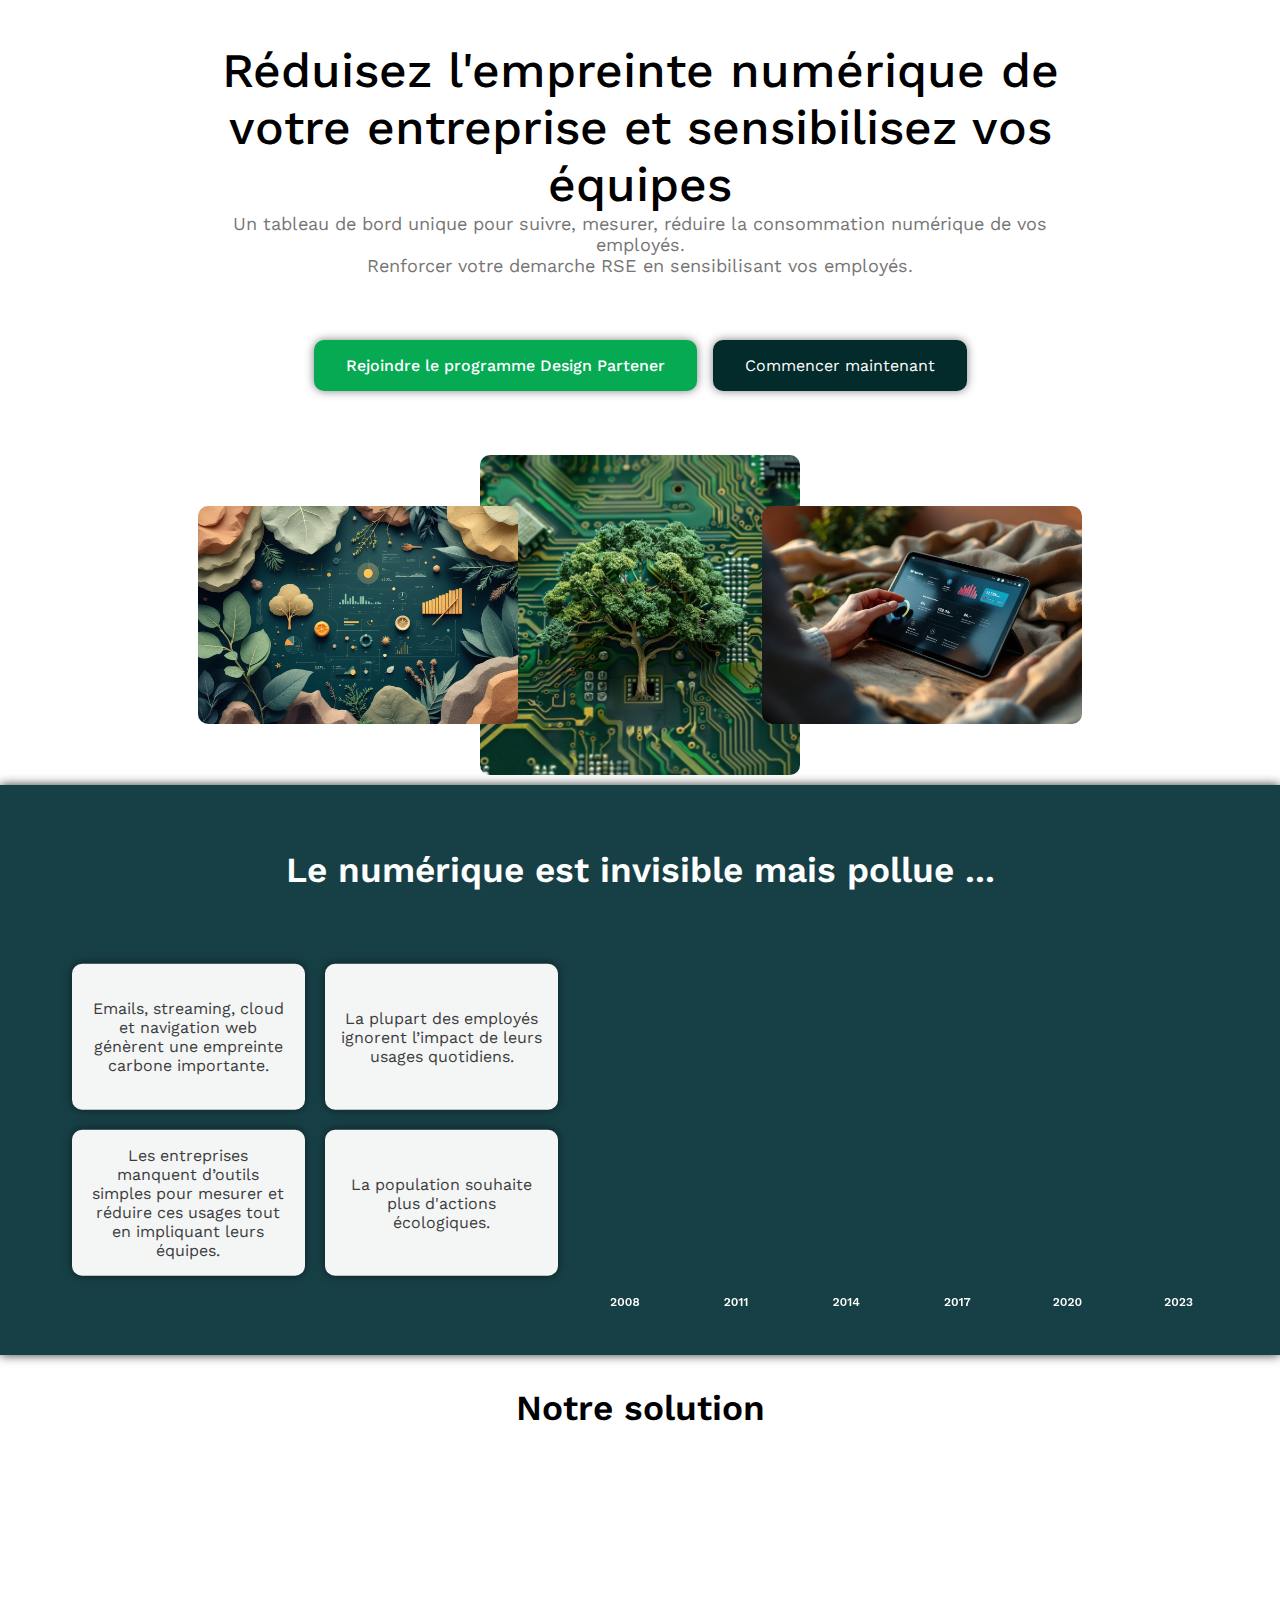
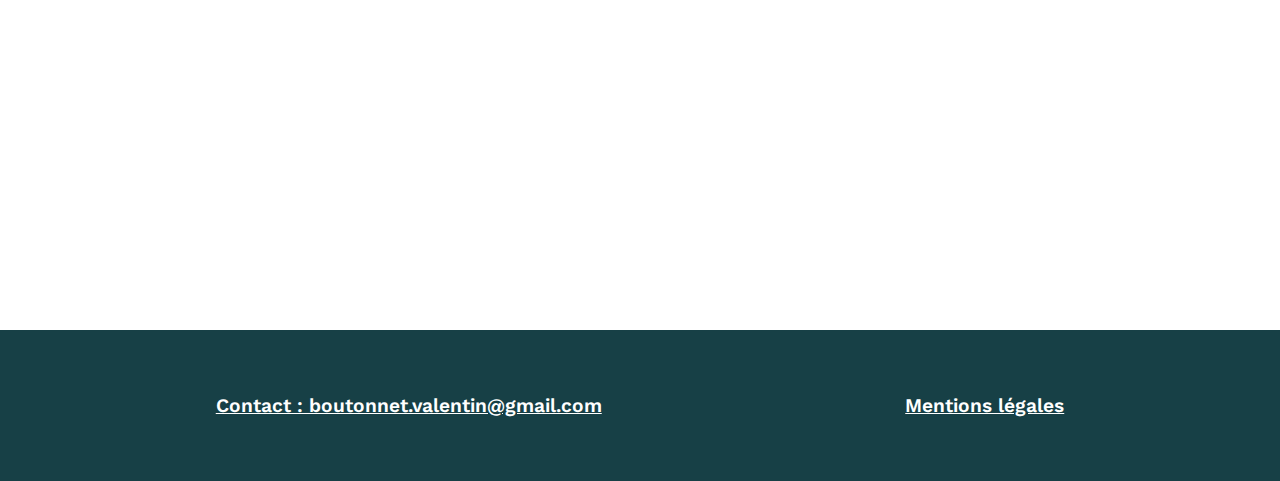
<file: index.html>
<html lang="fr">
<head>
    <meta charset="UTF-8">
    <meta name="viewport" content="width=device-width, initial-scale=1">
    <title>Reboot The Planet</title>


  <script type="module" crossorigin src="/assets/main-efYG8hJx.js"></script>
  <link rel="modulepreload" crossorigin href="/assets/styles-DX1C9CZR.js">
  <link rel="stylesheet" crossorigin href="/assets/styles-BkppGE8m.css">
</head>
<body>

<div class="header">
    <p class="title">Réduisez l'empreinte numérique de votre entreprise et sensibilisez vos équipes</p>
    <p class="subtitle">
        Un tableau de bord unique pour suivre, mesurer, réduire la consommation numérique de vos employés.
        <br>
        Renforcer votre demarche RSE en sensibilisant vos employés.
    </p>
    <div class="cta">
        <a class="design_partener" href="#">Rejoindre le programme Design Partener</a>
        <a class="queue" href="#">Commencer maintenant</a>
    </div>

    <div class="illustration">
        <img src="/assets/header1-BKTpuxuV.avif">
        <img src="/assets/header3-C43wUiJ9.jpeg">
        <img src="/assets/header2-BOLiRCPi.avif">
    </div>

</div>

<div class="problem">
    <p class="title">Le numérique est invisible mais pollue ...</p>
    <div class="content">
        <div class="boxes">
            <div class="box">
                <p>Emails, streaming, cloud et navigation web génèrent une empreinte carbone importante.</p>
            </div>
            <div class="box">
                <p>La plupart des employés ignorent l’impact de leurs usages quotidiens.</p>
            </div>
            <div class="box">
                <p>Les entreprises manquent d’outils simples pour mesurer et réduire ces usages tout en impliquant leurs équipes.</p>
            </div>
            <div class="box">
                <p>La population souhaite plus d'actions écologiques.</p>
            </div>
        </div>
        <svg width="650" height="400" viewBox="0 0 650 400" fill="none" xmlns="http://www.w3.org/2000/svg">
            <path d="M68.4375 294.26C68.4375 294.26 90.5625 292.992 105.312 290.456C120.062 287.92 127.438 285.891 142.188 281.58C156.938 277.269 164.312 273.617 179.062 268.9C193.812 264.183 201.188 262.357 215.938 257.995C230.688 253.633 238.062 251.047 252.812 247.09C267.562 243.134 274.938 241.942 289.688 238.214C304.438 234.486 311.812 232.483 326.562 228.451C341.312 224.419 348.688 222.364 363.438 218.053C378.188 213.742 385.562 211.536 400.312 206.895C415.062 202.254 422.438 199.87 437.188 194.849C451.938 189.828 459.312 187.19 474.062 181.788C488.812 176.387 496.188 173.648 510.938 167.84C525.688 162.033 533.062 159.015 547.812 152.751C562.562 146.487 569.938 143.267 584.688 136.521C599.438 129.775 621.562 119.022 621.562 119.022" stroke="#0E8612" stroke-width="2" stroke-linecap="round" stroke-linejoin="round"/>
            <path d="M68.4375 294.26C68.4375 294.26 90.5625 292.992 105.312 290.456C120.062 287.92 127.438 285.891 142.188 281.58C156.938 277.269 164.312 273.617 179.062 268.9C193.812 264.183 201.188 262.357 215.938 257.995C230.688 253.633 238.062 251.047 252.812 247.09C267.562 243.134 274.938 241.942 289.688 238.214C304.438 234.486 311.812 232.483 326.562 228.451C341.312 224.419 348.688 222.364 363.438 218.053C378.188 213.742 385.562 211.536 400.312 206.895C415.062 202.254 422.438 199.87 437.188 194.849C451.938 189.828 459.312 187.19 474.062 181.788C488.812 176.387 496.188 173.648 510.938 167.84C525.688 162.033 533.062 159.015 547.812 152.751C562.562 146.487 569.938 143.267 584.688 136.521C599.438 129.775 621.562 119.022 621.562 119.022" stroke="#C0C0C0" stroke-opacity="0.01" stroke-width="22" stroke-linecap="round" stroke-linejoin="round"/>
            <path d="M68.4375 285.384C68.4375 285.384 90.5625 282.848 105.312 281.58C120.062 280.312 127.438 280.312 142.188 279.044C156.938 277.776 164.312 276.762 179.062 275.24C193.812 273.718 201.188 272.958 215.938 271.436C230.688 269.914 238.062 269.154 252.812 267.632C267.562 266.11 274.938 265.35 289.688 263.828C304.438 262.306 311.812 261.546 326.562 260.024C341.312 258.502 348.688 257.615 363.438 256.22C378.188 254.825 385.562 254.064 400.312 253.05C415.062 252.036 422.438 251.655 437.188 251.148C451.938 250.641 459.312 250.514 474.062 250.514C488.812 250.514 496.188 322.156 510.938 322.156C525.688 322.156 533.062 312.519 547.812 300.6C562.562 288.681 569.938 273.972 584.688 262.56C599.438 251.148 621.562 243.54 621.562 243.54" stroke="white" stroke-width="2" stroke-linecap="round" stroke-linejoin="round"/>
            <path d="M68.4375 285.384C68.4375 285.384 90.5625 282.848 105.312 281.58C120.062 280.312 127.438 280.312 142.188 279.044C156.938 277.776 164.312 276.762 179.062 275.24C193.812 273.718 201.188 272.958 215.938 271.436C230.688 269.914 238.062 269.154 252.812 267.632C267.562 266.11 274.938 265.35 289.688 263.828C304.438 262.306 311.812 261.546 326.562 260.024C341.312 258.502 348.688 257.615 363.438 256.22C378.188 254.825 385.562 254.064 400.312 253.05C415.062 252.036 422.438 251.655 437.188 251.148C451.938 250.641 459.312 250.514 474.062 250.514C488.812 250.514 496.188 322.156 510.938 322.156C525.688 322.156 533.062 312.519 547.812 300.6C562.562 288.681 569.938 273.972 584.688 262.56C599.438 251.148 621.562 243.54 621.562 243.54" stroke="#C0C0C0" stroke-opacity="0.01" stroke-width="22" stroke-linecap="round" stroke-linejoin="round"/>
            <path d="M52.8054 383V381.884C53.5254 381.396 54.1334 380.956 54.6294 380.564C55.1334 380.164 55.5374 379.796 55.8414 379.46C56.1534 379.116 56.3774 378.792 56.5134 378.488C56.6574 378.184 56.7294 377.88 56.7294 377.576C56.7294 377.208 56.6174 376.908 56.3934 376.676C56.1694 376.436 55.8534 376.316 55.4454 376.316C54.9974 376.316 54.6454 376.468 54.3894 376.772C54.1414 377.076 54.0054 377.508 53.9814 378.068L52.5534 377.528C52.5934 376.984 52.7374 376.524 52.9854 376.148C53.2414 375.764 53.5854 375.472 54.0174 375.272C54.4574 375.064 54.9614 374.96 55.5294 374.96C56.0174 374.96 56.4374 375.028 56.7894 375.164C57.1494 375.3 57.4454 375.488 57.6774 375.728C57.9174 375.96 58.0974 376.228 58.2174 376.532C58.3374 376.836 58.3974 377.152 58.3974 377.48C58.3974 377.992 58.2694 378.476 58.0134 378.932C57.7654 379.388 57.3814 379.84 56.8614 380.288C56.3414 380.736 55.6814 381.208 54.8814 381.704V381.716C55.0014 381.708 55.1454 381.7 55.3134 381.692C55.4894 381.684 55.6694 381.68 55.8534 381.68C56.0374 381.672 56.1974 381.668 56.3334 381.668H58.5174V383H52.8054ZM62.9312 383.12C61.9152 383.12 61.1312 382.776 60.5792 382.088C60.0352 381.4 59.7632 380.384 59.7632 379.04C59.7632 377.696 60.0352 376.68 60.5792 375.992C61.1312 375.304 61.9152 374.96 62.9312 374.96C63.9472 374.96 64.7272 375.304 65.2712 375.992C65.8232 376.68 66.0992 377.696 66.0992 379.04C66.0992 380.384 65.8232 381.4 65.2712 382.088C64.7272 382.776 63.9472 383.12 62.9312 383.12ZM62.9312 381.788C63.2752 381.788 63.5552 381.692 63.7712 381.5C63.9952 381.3 64.1632 381 64.2752 380.6C64.3872 380.192 64.4432 379.672 64.4432 379.04C64.4432 378.408 64.3872 377.892 64.2752 377.492C64.1632 377.084 63.9952 376.784 63.7712 376.592C63.5552 376.392 63.2752 376.292 62.9312 376.292C62.5872 376.292 62.3032 376.392 62.0792 376.592C61.8552 376.784 61.6872 377.084 61.5752 377.492C61.4712 377.892 61.4192 378.408 61.4192 379.04C61.4192 379.672 61.4712 380.192 61.5752 380.6C61.6872 381 61.8552 381.3 62.0792 381.5C62.3032 381.692 62.5872 381.788 62.9312 381.788ZM70.5601 383.12C69.5441 383.12 68.7601 382.776 68.2081 382.088C67.6641 381.4 67.3921 380.384 67.3921 379.04C67.3921 377.696 67.6641 376.68 68.2081 375.992C68.7601 375.304 69.5441 374.96 70.5601 374.96C71.5761 374.96 72.3561 375.304 72.9001 375.992C73.4521 376.68 73.7281 377.696 73.7281 379.04C73.7281 380.384 73.4521 381.4 72.9001 382.088C72.3561 382.776 71.5761 383.12 70.5601 383.12ZM70.5601 381.788C70.9041 381.788 71.1841 381.692 71.4001 381.5C71.6241 381.3 71.7921 381 71.9041 380.6C72.0161 380.192 72.0721 379.672 72.0721 379.04C72.0721 378.408 72.0161 377.892 71.9041 377.492C71.7921 377.084 71.6241 376.784 71.4001 376.592C71.1841 376.392 70.9041 376.292 70.5601 376.292C70.2161 376.292 69.9321 376.392 69.7081 376.592C69.4841 376.784 69.3161 377.084 69.2041 377.492C69.1001 377.892 69.0481 378.408 69.0481 379.04C69.0481 379.672 69.1001 380.192 69.2041 380.6C69.3161 381 69.4841 381.3 69.7081 381.5C69.9321 381.692 70.2161 381.788 70.5601 381.788ZM78.105 374.984C78.673 374.984 79.165 375.072 79.581 375.248C80.005 375.416 80.329 375.66 80.553 375.98C80.785 376.292 80.901 376.672 80.901 377.12C80.901 377.536 80.797 377.896 80.589 378.2C80.389 378.504 80.097 378.736 79.713 378.896V378.908C80.177 379.076 80.541 379.32 80.805 379.64C81.069 379.96 81.201 380.364 81.201 380.852C81.201 381.316 81.073 381.716 80.817 382.052C80.569 382.388 80.213 382.652 79.749 382.844C79.293 383.028 78.745 383.12 78.105 383.12C77.473 383.12 76.925 383.028 76.461 382.844C76.005 382.652 75.649 382.388 75.393 382.052C75.145 381.716 75.021 381.316 75.021 380.852C75.021 380.372 75.153 379.972 75.417 379.652C75.681 379.324 76.049 379.076 76.521 378.908V378.896C76.137 378.744 75.841 378.516 75.633 378.212C75.425 377.9 75.321 377.536 75.321 377.12C75.321 376.672 75.433 376.292 75.657 375.98C75.889 375.66 76.217 375.416 76.641 375.248C77.065 375.072 77.553 374.984 78.105 374.984ZM78.117 376.256C77.741 376.256 77.441 376.348 77.217 376.532C76.993 376.716 76.881 376.972 76.881 377.3C76.881 377.628 76.993 377.884 77.217 378.068C77.441 378.252 77.741 378.344 78.117 378.344C78.485 378.344 78.777 378.252 78.993 378.068C79.217 377.884 79.329 377.628 79.329 377.3C79.329 376.972 79.221 376.716 79.005 376.532C78.789 376.348 78.493 376.256 78.117 376.256ZM78.117 381.836C78.421 381.836 78.681 381.792 78.897 381.704C79.113 381.616 79.277 381.484 79.389 381.308C79.509 381.132 79.569 380.924 79.569 380.684C79.569 380.444 79.509 380.236 79.389 380.06C79.277 379.884 79.109 379.752 78.885 379.664C78.669 379.568 78.413 379.52 78.117 379.52C77.821 379.52 77.561 379.568 77.337 379.664C77.113 379.752 76.941 379.884 76.821 380.06C76.701 380.236 76.641 380.444 76.641 380.684C76.641 380.924 76.701 381.132 76.821 381.308C76.941 381.484 77.109 381.616 77.325 381.704C77.549 381.792 77.813 381.836 78.117 381.836Z" fill="white"/>
            <path d="M166.491 383V381.884C167.211 381.396 167.819 380.956 168.315 380.564C168.819 380.164 169.223 379.796 169.527 379.46C169.839 379.116 170.063 378.792 170.199 378.488C170.343 378.184 170.415 377.88 170.415 377.576C170.415 377.208 170.303 376.908 170.079 376.676C169.855 376.436 169.539 376.316 169.131 376.316C168.683 376.316 168.331 376.468 168.075 376.772C167.827 377.076 167.691 377.508 167.667 378.068L166.239 377.528C166.279 376.984 166.423 376.524 166.671 376.148C166.927 375.764 167.271 375.472 167.703 375.272C168.143 375.064 168.647 374.96 169.215 374.96C169.703 374.96 170.123 375.028 170.475 375.164C170.835 375.3 171.131 375.488 171.363 375.728C171.603 375.96 171.783 376.228 171.903 376.532C172.023 376.836 172.083 377.152 172.083 377.48C172.083 377.992 171.955 378.476 171.699 378.932C171.451 379.388 171.067 379.84 170.547 380.288C170.027 380.736 169.367 381.208 168.567 381.704V381.716C168.687 381.708 168.831 381.7 168.999 381.692C169.175 381.684 169.355 381.68 169.539 381.68C169.723 381.672 169.883 381.668 170.019 381.668H172.203V383H166.491ZM176.617 383.12C175.601 383.12 174.817 382.776 174.265 382.088C173.721 381.4 173.449 380.384 173.449 379.04C173.449 377.696 173.721 376.68 174.265 375.992C174.817 375.304 175.601 374.96 176.617 374.96C177.633 374.96 178.413 375.304 178.957 375.992C179.509 376.68 179.785 377.696 179.785 379.04C179.785 380.384 179.509 381.4 178.957 382.088C178.413 382.776 177.633 383.12 176.617 383.12ZM176.617 381.788C176.961 381.788 177.241 381.692 177.457 381.5C177.681 381.3 177.849 381 177.961 380.6C178.073 380.192 178.129 379.672 178.129 379.04C178.129 378.408 178.073 377.892 177.961 377.492C177.849 377.084 177.681 376.784 177.457 376.592C177.241 376.392 176.961 376.292 176.617 376.292C176.273 376.292 175.989 376.392 175.765 376.592C175.541 376.784 175.373 377.084 175.261 377.492C175.157 377.892 175.105 378.408 175.105 379.04C175.105 379.672 175.157 380.192 175.261 380.6C175.373 381 175.541 381.3 175.765 381.5C175.989 381.692 176.273 381.788 176.617 381.788ZM182.794 383V377.984C182.794 377.8 182.794 377.612 182.794 377.42C182.802 377.22 182.81 377.016 182.818 376.808C182.546 377.056 182.242 377.272 181.906 377.456C181.57 377.64 181.226 377.768 180.874 377.84L180.658 376.448C180.842 376.432 181.046 376.38 181.27 376.292C181.502 376.196 181.734 376.084 181.966 375.956C182.206 375.82 182.422 375.68 182.614 375.536C182.814 375.384 182.966 375.232 183.07 375.08H184.414V383H182.794ZM187.786 383V377.984C187.786 377.8 187.786 377.612 187.786 377.42C187.794 377.22 187.802 377.016 187.81 376.808C187.538 377.056 187.234 377.272 186.898 377.456C186.562 377.64 186.218 377.768 185.866 377.84L185.65 376.448C185.834 376.432 186.038 376.38 186.262 376.292C186.494 376.196 186.726 376.084 186.958 375.956C187.198 375.82 187.414 375.68 187.606 375.536C187.806 375.384 187.958 375.232 188.062 375.08H189.406V383H187.786Z" fill="white"/>
            <path d="M275.315 383V381.884C276.035 381.396 276.643 380.956 277.139 380.564C277.643 380.164 278.047 379.796 278.351 379.46C278.663 379.116 278.887 378.792 279.023 378.488C279.167 378.184 279.239 377.88 279.239 377.576C279.239 377.208 279.127 376.908 278.903 376.676C278.679 376.436 278.363 376.316 277.955 376.316C277.507 376.316 277.155 376.468 276.899 376.772C276.651 377.076 276.515 377.508 276.491 378.068L275.063 377.528C275.103 376.984 275.247 376.524 275.495 376.148C275.751 375.764 276.095 375.472 276.527 375.272C276.967 375.064 277.471 374.96 278.039 374.96C278.527 374.96 278.947 375.028 279.299 375.164C279.659 375.3 279.955 375.488 280.187 375.728C280.427 375.96 280.607 376.228 280.727 376.532C280.847 376.836 280.907 377.152 280.907 377.48C280.907 377.992 280.779 378.476 280.523 378.932C280.275 379.388 279.891 379.84 279.371 380.288C278.851 380.736 278.191 381.208 277.391 381.704V381.716C277.511 381.708 277.655 381.7 277.823 381.692C277.999 381.684 278.179 381.68 278.363 381.68C278.547 381.672 278.707 381.668 278.843 381.668H281.027V383H275.315ZM285.441 383.12C284.425 383.12 283.641 382.776 283.089 382.088C282.545 381.4 282.273 380.384 282.273 379.04C282.273 377.696 282.545 376.68 283.089 375.992C283.641 375.304 284.425 374.96 285.441 374.96C286.457 374.96 287.237 375.304 287.781 375.992C288.333 376.68 288.609 377.696 288.609 379.04C288.609 380.384 288.333 381.4 287.781 382.088C287.237 382.776 286.457 383.12 285.441 383.12ZM285.441 381.788C285.785 381.788 286.065 381.692 286.281 381.5C286.505 381.3 286.673 381 286.785 380.6C286.897 380.192 286.953 379.672 286.953 379.04C286.953 378.408 286.897 377.892 286.785 377.492C286.673 377.084 286.505 376.784 286.281 376.592C286.065 376.392 285.785 376.292 285.441 376.292C285.097 376.292 284.813 376.392 284.589 376.592C284.365 376.784 284.197 377.084 284.085 377.492C283.981 377.892 283.929 378.408 283.929 379.04C283.929 379.672 283.981 380.192 284.085 380.6C284.197 381 284.365 381.3 284.589 381.5C284.813 381.692 285.097 381.788 285.441 381.788ZM291.618 383V377.984C291.618 377.8 291.618 377.612 291.618 377.42C291.626 377.22 291.634 377.016 291.642 376.808C291.37 377.056 291.066 377.272 290.73 377.456C290.394 377.64 290.05 377.768 289.698 377.84L289.482 376.448C289.666 376.432 289.87 376.38 290.094 376.292C290.326 376.196 290.558 376.084 290.79 375.956C291.03 375.82 291.246 375.68 291.438 375.536C291.638 375.384 291.79 375.232 291.894 375.08H293.238V383H291.618ZM298.638 383V381.14H294.774V380.06C294.814 379.98 294.87 379.884 294.942 379.772C295.022 379.652 295.11 379.516 295.206 379.364L298.158 375.08H300.138V379.94H301.422V381.14H300.138V383H298.638ZM296.19 379.94H298.65V377.324C298.65 377.156 298.654 376.976 298.662 376.784C298.67 376.592 298.678 376.404 298.686 376.22H298.662C298.574 376.396 298.466 376.588 298.338 376.796C298.218 376.996 298.106 377.176 298.002 377.336L296.346 379.712C296.322 379.752 296.294 379.792 296.262 379.832C296.238 379.864 296.214 379.9 296.19 379.94Z" fill="white"/>
            <path d="M386.692 383V381.884C387.412 381.396 388.02 380.956 388.516 380.564C389.02 380.164 389.424 379.796 389.728 379.46C390.04 379.116 390.264 378.792 390.4 378.488C390.544 378.184 390.616 377.88 390.616 377.576C390.616 377.208 390.504 376.908 390.28 376.676C390.056 376.436 389.74 376.316 389.332 376.316C388.884 376.316 388.532 376.468 388.276 376.772C388.028 377.076 387.892 377.508 387.868 378.068L386.44 377.528C386.48 376.984 386.624 376.524 386.872 376.148C387.128 375.764 387.472 375.472 387.904 375.272C388.344 375.064 388.848 374.96 389.416 374.96C389.904 374.96 390.324 375.028 390.676 375.164C391.036 375.3 391.332 375.488 391.564 375.728C391.804 375.96 391.984 376.228 392.104 376.532C392.224 376.836 392.284 377.152 392.284 377.48C392.284 377.992 392.156 378.476 391.9 378.932C391.652 379.388 391.268 379.84 390.748 380.288C390.228 380.736 389.568 381.208 388.768 381.704V381.716C388.888 381.708 389.032 381.7 389.2 381.692C389.376 381.684 389.556 381.68 389.74 381.68C389.924 381.672 390.084 381.668 390.22 381.668H392.404V383H386.692ZM396.818 383.12C395.802 383.12 395.018 382.776 394.466 382.088C393.922 381.4 393.65 380.384 393.65 379.04C393.65 377.696 393.922 376.68 394.466 375.992C395.018 375.304 395.802 374.96 396.818 374.96C397.834 374.96 398.614 375.304 399.158 375.992C399.71 376.68 399.986 377.696 399.986 379.04C399.986 380.384 399.71 381.4 399.158 382.088C398.614 382.776 397.834 383.12 396.818 383.12ZM396.818 381.788C397.162 381.788 397.442 381.692 397.658 381.5C397.882 381.3 398.05 381 398.162 380.6C398.274 380.192 398.33 379.672 398.33 379.04C398.33 378.408 398.274 377.892 398.162 377.492C398.05 377.084 397.882 376.784 397.658 376.592C397.442 376.392 397.162 376.292 396.818 376.292C396.474 376.292 396.19 376.392 395.966 376.592C395.742 376.784 395.574 377.084 395.462 377.492C395.358 377.892 395.306 378.408 395.306 379.04C395.306 379.672 395.358 380.192 395.462 380.6C395.574 381 395.742 381.3 395.966 381.5C396.19 381.692 396.474 381.788 396.818 381.788ZM402.995 383V377.984C402.995 377.8 402.995 377.612 402.995 377.42C403.003 377.22 403.011 377.016 403.019 376.808C402.747 377.056 402.443 377.272 402.107 377.456C401.771 377.64 401.427 377.768 401.075 377.84L400.859 376.448C401.043 376.432 401.247 376.38 401.471 376.292C401.703 376.196 401.935 376.084 402.167 375.956C402.407 375.82 402.623 375.68 402.815 375.536C403.015 375.384 403.167 375.232 403.271 375.08H404.615V383H402.995ZM406.043 375.08H412.319V376.34C411.655 377.004 411.127 377.688 410.735 378.392C410.343 379.096 410.059 379.828 409.883 380.588C409.715 381.348 409.631 382.152 409.631 383H407.987C407.987 382.12 408.095 381.276 408.311 380.468C408.535 379.652 408.875 378.876 409.331 378.14C409.795 377.396 410.383 376.684 411.095 376.004L411.431 376.436H406.043V375.08Z" fill="white"/>
            <path d="M495.499 383V381.884C496.219 381.396 496.827 380.956 497.323 380.564C497.827 380.164 498.231 379.796 498.535 379.46C498.847 379.116 499.071 378.792 499.207 378.488C499.351 378.184 499.423 377.88 499.423 377.576C499.423 377.208 499.311 376.908 499.087 376.676C498.863 376.436 498.547 376.316 498.139 376.316C497.691 376.316 497.339 376.468 497.083 376.772C496.835 377.076 496.699 377.508 496.675 378.068L495.247 377.528C495.287 376.984 495.431 376.524 495.679 376.148C495.935 375.764 496.279 375.472 496.711 375.272C497.151 375.064 497.655 374.96 498.223 374.96C498.711 374.96 499.131 375.028 499.483 375.164C499.843 375.3 500.139 375.488 500.371 375.728C500.611 375.96 500.791 376.228 500.911 376.532C501.031 376.836 501.091 377.152 501.091 377.48C501.091 377.992 500.963 378.476 500.707 378.932C500.459 379.388 500.075 379.84 499.555 380.288C499.035 380.736 498.375 381.208 497.575 381.704V381.716C497.695 381.708 497.839 381.7 498.007 381.692C498.183 381.684 498.363 381.68 498.547 381.68C498.731 381.672 498.891 381.668 499.027 381.668H501.211V383H495.499ZM505.625 383.12C504.609 383.12 503.825 382.776 503.273 382.088C502.729 381.4 502.457 380.384 502.457 379.04C502.457 377.696 502.729 376.68 503.273 375.992C503.825 375.304 504.609 374.96 505.625 374.96C506.641 374.96 507.421 375.304 507.965 375.992C508.517 376.68 508.793 377.696 508.793 379.04C508.793 380.384 508.517 381.4 507.965 382.088C507.421 382.776 506.641 383.12 505.625 383.12ZM505.625 381.788C505.969 381.788 506.249 381.692 506.465 381.5C506.689 381.3 506.857 381 506.969 380.6C507.081 380.192 507.137 379.672 507.137 379.04C507.137 378.408 507.081 377.892 506.969 377.492C506.857 377.084 506.689 376.784 506.465 376.592C506.249 376.392 505.969 376.292 505.625 376.292C505.281 376.292 504.997 376.392 504.773 376.592C504.549 376.784 504.381 377.084 504.269 377.492C504.165 377.892 504.113 378.408 504.113 379.04C504.113 379.672 504.165 380.192 504.269 380.6C504.381 381 504.549 381.3 504.773 381.5C504.997 381.692 505.281 381.788 505.625 381.788ZM510.218 383V381.884C510.938 381.396 511.546 380.956 512.042 380.564C512.546 380.164 512.95 379.796 513.254 379.46C513.566 379.116 513.79 378.792 513.926 378.488C514.07 378.184 514.142 377.88 514.142 377.576C514.142 377.208 514.03 376.908 513.806 376.676C513.582 376.436 513.266 376.316 512.858 376.316C512.41 376.316 512.058 376.468 511.802 376.772C511.554 377.076 511.418 377.508 511.394 378.068L509.966 377.528C510.006 376.984 510.15 376.524 510.398 376.148C510.654 375.764 510.998 375.472 511.43 375.272C511.87 375.064 512.374 374.96 512.942 374.96C513.43 374.96 513.85 375.028 514.202 375.164C514.562 375.3 514.858 375.488 515.09 375.728C515.33 375.96 515.51 376.228 515.63 376.532C515.75 376.836 515.81 377.152 515.81 377.48C515.81 377.992 515.682 378.476 515.426 378.932C515.178 379.388 514.794 379.84 514.274 380.288C513.754 380.736 513.094 381.208 512.294 381.704V381.716C512.414 381.708 512.558 381.7 512.726 381.692C512.902 381.684 513.082 381.68 513.266 381.68C513.45 381.672 513.61 381.668 513.746 381.668H515.93V383H510.218ZM520.343 383.12C519.327 383.12 518.543 382.776 517.991 382.088C517.447 381.4 517.175 380.384 517.175 379.04C517.175 377.696 517.447 376.68 517.991 375.992C518.543 375.304 519.327 374.96 520.343 374.96C521.359 374.96 522.139 375.304 522.683 375.992C523.235 376.68 523.511 377.696 523.511 379.04C523.511 380.384 523.235 381.4 522.683 382.088C522.139 382.776 521.359 383.12 520.343 383.12ZM520.343 381.788C520.687 381.788 520.967 381.692 521.183 381.5C521.407 381.3 521.575 381 521.687 380.6C521.799 380.192 521.855 379.672 521.855 379.04C521.855 378.408 521.799 377.892 521.687 377.492C521.575 377.084 521.407 376.784 521.183 376.592C520.967 376.392 520.687 376.292 520.343 376.292C519.999 376.292 519.715 376.392 519.491 376.592C519.267 376.784 519.099 377.084 518.987 377.492C518.883 377.892 518.831 378.408 518.831 379.04C518.831 379.672 518.883 380.192 518.987 380.6C519.099 381 519.267 381.3 519.491 381.5C519.715 381.692 519.999 381.788 520.343 381.788Z" fill="white"/>
            <path d="M606.905 383V381.884C607.625 381.396 608.233 380.956 608.729 380.564C609.233 380.164 609.637 379.796 609.941 379.46C610.253 379.116 610.477 378.792 610.613 378.488C610.757 378.184 610.829 377.88 610.829 377.576C610.829 377.208 610.717 376.908 610.493 376.676C610.269 376.436 609.953 376.316 609.545 376.316C609.097 376.316 608.745 376.468 608.489 376.772C608.241 377.076 608.105 377.508 608.081 378.068L606.653 377.528C606.693 376.984 606.837 376.524 607.085 376.148C607.341 375.764 607.685 375.472 608.117 375.272C608.557 375.064 609.061 374.96 609.629 374.96C610.117 374.96 610.537 375.028 610.889 375.164C611.249 375.3 611.545 375.488 611.777 375.728C612.017 375.96 612.197 376.228 612.317 376.532C612.437 376.836 612.497 377.152 612.497 377.48C612.497 377.992 612.369 378.476 612.113 378.932C611.865 379.388 611.481 379.84 610.961 380.288C610.441 380.736 609.781 381.208 608.981 381.704V381.716C609.101 381.708 609.245 381.7 609.413 381.692C609.589 381.684 609.769 381.68 609.953 381.68C610.137 381.672 610.297 381.668 610.433 381.668H612.617V383H606.905ZM617.031 383.12C616.015 383.12 615.231 382.776 614.679 382.088C614.135 381.4 613.863 380.384 613.863 379.04C613.863 377.696 614.135 376.68 614.679 375.992C615.231 375.304 616.015 374.96 617.031 374.96C618.047 374.96 618.827 375.304 619.371 375.992C619.923 376.68 620.199 377.696 620.199 379.04C620.199 380.384 619.923 381.4 619.371 382.088C618.827 382.776 618.047 383.12 617.031 383.12ZM617.031 381.788C617.375 381.788 617.655 381.692 617.871 381.5C618.095 381.3 618.263 381 618.375 380.6C618.487 380.192 618.543 379.672 618.543 379.04C618.543 378.408 618.487 377.892 618.375 377.492C618.263 377.084 618.095 376.784 617.871 376.592C617.655 376.392 617.375 376.292 617.031 376.292C616.687 376.292 616.403 376.392 616.179 376.592C615.955 376.784 615.787 377.084 615.675 377.492C615.571 377.892 615.519 378.408 615.519 379.04C615.519 379.672 615.571 380.192 615.675 380.6C615.787 381 615.955 381.3 616.179 381.5C616.403 381.692 616.687 381.788 617.031 381.788ZM621.624 383V381.884C622.344 381.396 622.952 380.956 623.448 380.564C623.952 380.164 624.356 379.796 624.66 379.46C624.972 379.116 625.196 378.792 625.332 378.488C625.476 378.184 625.548 377.88 625.548 377.576C625.548 377.208 625.436 376.908 625.212 376.676C624.988 376.436 624.672 376.316 624.264 376.316C623.816 376.316 623.464 376.468 623.208 376.772C622.96 377.076 622.824 377.508 622.8 378.068L621.372 377.528C621.412 376.984 621.556 376.524 621.804 376.148C622.06 375.764 622.404 375.472 622.836 375.272C623.276 375.064 623.78 374.96 624.348 374.96C624.836 374.96 625.256 375.028 625.608 375.164C625.968 375.3 626.264 375.488 626.496 375.728C626.736 375.96 626.916 376.228 627.036 376.532C627.156 376.836 627.216 377.152 627.216 377.48C627.216 377.992 627.088 378.476 626.832 378.932C626.584 379.388 626.2 379.84 625.68 380.288C625.16 380.736 624.5 381.208 623.7 381.704V381.716C623.82 381.708 623.964 381.7 624.132 381.692C624.308 381.684 624.488 381.68 624.672 381.68C624.856 381.672 625.016 381.668 625.152 381.668H627.336V383H621.624ZM631.498 383.12C630.706 383.12 630.03 382.956 629.47 382.628C628.918 382.292 628.538 381.812 628.33 381.188L629.89 380.504C629.946 380.792 630.038 381.032 630.166 381.224C630.294 381.408 630.466 381.548 630.682 381.644C630.906 381.74 631.17 381.788 631.474 381.788C631.746 381.788 631.974 381.74 632.158 381.644C632.35 381.548 632.498 381.412 632.602 381.236C632.706 381.06 632.758 380.86 632.758 380.636C632.758 380.396 632.71 380.2 632.614 380.048C632.526 379.896 632.39 379.788 632.206 379.724C632.022 379.652 631.79 379.616 631.51 379.616C631.406 379.616 631.306 379.62 631.21 379.628C631.122 379.628 631.022 379.636 630.91 379.652V378.44C630.974 378.448 631.038 378.456 631.102 378.464C631.174 378.464 631.246 378.464 631.318 378.464C631.766 378.464 632.086 378.376 632.278 378.2C632.478 378.016 632.578 377.724 632.578 377.324C632.578 376.996 632.478 376.744 632.278 376.568C632.086 376.384 631.81 376.292 631.45 376.292C631.066 376.292 630.762 376.388 630.538 376.58C630.314 376.764 630.158 377.048 630.07 377.432L628.594 376.88C628.69 376.48 628.874 376.136 629.146 375.848C629.426 375.56 629.77 375.34 630.178 375.188C630.586 375.028 631.038 374.948 631.534 374.948C632.126 374.948 632.618 375.04 633.01 375.224C633.41 375.408 633.71 375.66 633.91 375.98C634.118 376.3 634.222 376.668 634.222 377.084C634.222 377.412 634.17 377.692 634.066 377.924C633.97 378.148 633.842 378.34 633.682 378.5C633.53 378.652 633.37 378.768 633.202 378.848C633.034 378.928 632.878 378.976 632.734 378.992V379.028C632.918 379.036 633.106 379.076 633.298 379.148C633.49 379.212 633.666 379.312 633.826 379.448C633.994 379.584 634.13 379.76 634.234 379.976C634.338 380.184 634.39 380.432 634.39 380.72C634.39 381.2 634.262 381.624 634.006 381.992C633.758 382.352 633.418 382.632 632.986 382.832C632.554 383.024 632.058 383.12 631.498 383.12Z" fill="white"/>

            <rect class="label" x="422.5" y="116.5" width="126" height="30" rx="11.5" stroke="white"/>
            <path class="label" d="M486 171.667C483.054 171.667 480.667 174.054 480.667 177C480.667 179.946 483.054 182.333 486 182.333C488.946 182.333 491.333 179.946 491.333 177C491.333 174.054 488.946 171.667 486 171.667ZM486 147H485V177H486H487V147H486Z" fill="white"/>
            <path class="label" d="M445.622 125.8V139H441.802L437.702 131.86L436.702 129.9H436.682L436.762 132.34V139H433.722V125.8H437.542L441.642 132.94L442.642 134.9H442.662L442.582 132.46V125.8H445.622ZM451.627 139.2C450.947 139.2 450.347 139.087 449.827 138.86C449.321 138.62 448.921 138.24 448.627 137.72C448.334 137.2 448.187 136.52 448.187 135.68V129H451.587V134.88C451.587 135.52 451.714 135.967 451.967 136.22C452.221 136.473 452.581 136.6 453.047 136.6C453.287 136.6 453.514 136.56 453.727 136.48C453.941 136.387 454.127 136.253 454.287 136.08C454.447 135.893 454.567 135.66 454.647 135.38C454.741 135.087 454.787 134.747 454.787 134.36V129H458.187V139H455.147L455.047 137.12C454.727 137.827 454.281 138.353 453.707 138.7C453.134 139.033 452.441 139.2 451.627 139.2ZM460.63 139V129H463.67L463.77 130.94C464.09 130.233 464.537 129.7 465.11 129.34C465.697 128.98 466.37 128.8 467.13 128.8C467.877 128.8 468.523 128.967 469.07 129.3C469.617 129.633 470.023 130.127 470.29 130.78C470.503 130.34 470.777 129.973 471.11 129.68C471.457 129.387 471.85 129.167 472.29 129.02C472.73 128.873 473.183 128.8 473.65 128.8C474.317 128.8 474.903 128.933 475.41 129.2C475.917 129.453 476.317 129.847 476.61 130.38C476.917 130.9 477.07 131.553 477.07 132.34V139H473.67V133.12C473.67 132.48 473.543 132.033 473.29 131.78C473.05 131.527 472.723 131.4 472.31 131.4C471.977 131.4 471.67 131.487 471.39 131.66C471.123 131.82 470.917 132.067 470.77 132.4C470.623 132.733 470.55 133.153 470.55 133.66V139H467.15V133.12C467.15 132.48 467.023 132.033 466.77 131.78C466.517 131.527 466.19 131.4 465.79 131.4C465.483 131.4 465.19 131.48 464.91 131.64C464.643 131.8 464.43 132.053 464.27 132.4C464.11 132.733 464.03 133.173 464.03 133.72V139H460.63ZM484.338 139.2C483.232 139.2 482.272 138.993 481.458 138.58C480.658 138.167 480.038 137.573 479.598 136.8C479.158 136.027 478.938 135.093 478.938 134C478.938 132.907 479.158 131.973 479.598 131.2C480.038 130.427 480.652 129.833 481.438 129.42C482.238 129.007 483.152 128.8 484.178 128.8C485.232 128.8 486.125 129.007 486.858 129.42C487.605 129.82 488.172 130.38 488.558 131.1C488.945 131.807 489.138 132.62 489.138 133.54C489.138 133.78 489.132 134.02 489.118 134.26C489.105 134.5 489.085 134.7 489.058 134.86H481.138V133.04H487.558L485.938 133.66C485.938 132.86 485.792 132.247 485.498 131.82C485.218 131.393 484.778 131.18 484.178 131.18C483.752 131.18 483.385 131.28 483.078 131.48C482.785 131.68 482.558 131.993 482.398 132.42C482.252 132.847 482.178 133.393 482.178 134.06C482.178 134.713 482.265 135.247 482.438 135.66C482.612 136.06 482.858 136.353 483.178 136.54C483.498 136.713 483.885 136.8 484.338 136.8C484.845 136.8 485.245 136.7 485.538 136.5C485.845 136.3 486.072 136.02 486.218 135.66L488.938 136.56C488.752 137.133 488.425 137.62 487.958 138.02C487.505 138.407 486.958 138.7 486.318 138.9C485.692 139.1 485.032 139.2 484.338 139.2ZM483.918 124.24H487.078L485.058 127.7H482.578L483.918 124.24ZM491.04 139V129H494.04L494.18 131.16C494.434 130.413 494.807 129.833 495.3 129.42C495.807 129.007 496.447 128.8 497.22 128.8C497.474 128.8 497.687 128.82 497.86 128.86C498.047 128.9 498.194 128.953 498.3 129.02L497.96 131.82C497.827 131.767 497.654 131.727 497.44 131.7C497.24 131.66 496.994 131.64 496.7 131.64C496.3 131.64 495.927 131.727 495.58 131.9C495.234 132.073 494.954 132.333 494.74 132.68C494.54 133.013 494.44 133.44 494.44 133.96V139H491.04ZM501.334 127.84C500.641 127.84 500.134 127.713 499.814 127.46C499.507 127.193 499.354 126.78 499.354 126.22C499.354 125.647 499.507 125.233 499.814 124.98C500.134 124.713 500.641 124.58 501.334 124.58C502.014 124.58 502.514 124.713 502.834 124.98C503.154 125.233 503.314 125.647 503.314 126.22C503.314 126.78 503.154 127.193 502.834 127.46C502.514 127.713 502.014 127.84 501.334 127.84ZM503.034 129V139H499.634V129H503.034ZM512.154 143.2V135.66L512.514 136.1C512.434 136.713 512.241 137.253 511.934 137.72C511.628 138.187 511.241 138.553 510.774 138.82C510.308 139.073 509.761 139.2 509.134 139.2C508.321 139.2 507.601 138.993 506.974 138.58C506.361 138.167 505.881 137.567 505.534 136.78C505.188 135.993 505.014 135.053 505.014 133.96C505.014 132.867 505.188 131.94 505.534 131.18C505.894 130.407 506.388 129.82 507.014 129.42C507.654 129.007 508.381 128.8 509.194 128.8C509.848 128.8 510.421 128.947 510.914 129.24C511.421 129.533 511.828 129.94 512.134 130.46C512.454 130.98 512.648 131.58 512.714 132.26L512.314 132.58L512.494 129H515.554V143.2H512.154ZM510.314 136.7C510.701 136.7 511.028 136.593 511.294 136.38C511.574 136.167 511.788 135.86 511.934 135.46C512.081 135.047 512.154 134.553 512.154 133.98C512.154 133.38 512.081 132.887 511.934 132.5C511.788 132.1 511.574 131.8 511.294 131.6C511.028 131.4 510.708 131.3 510.334 131.3C509.748 131.3 509.281 131.52 508.934 131.96C508.601 132.387 508.434 133.067 508.434 134C508.434 134.933 508.601 135.62 508.934 136.06C509.268 136.487 509.728 136.7 510.314 136.7ZM521.373 139.2C520.693 139.2 520.093 139.087 519.573 138.86C519.067 138.62 518.667 138.24 518.373 137.72C518.08 137.2 517.933 136.52 517.933 135.68V129H521.333V134.88C521.333 135.52 521.46 135.967 521.713 136.22C521.967 136.473 522.327 136.6 522.793 136.6C523.033 136.6 523.26 136.56 523.473 136.48C523.687 136.387 523.873 136.253 524.033 136.08C524.193 135.893 524.313 135.66 524.393 135.38C524.487 135.087 524.533 134.747 524.533 134.36V129H527.933V139H524.893L524.793 137.12C524.473 137.827 524.027 138.353 523.453 138.7C522.88 139.033 522.187 139.2 521.373 139.2ZM535.256 139.2C534.15 139.2 533.19 138.993 532.376 138.58C531.576 138.167 530.956 137.573 530.516 136.8C530.076 136.027 529.856 135.093 529.856 134C529.856 132.907 530.076 131.973 530.516 131.2C530.956 130.427 531.57 129.833 532.356 129.42C533.156 129.007 534.07 128.8 535.096 128.8C536.15 128.8 537.043 129.007 537.776 129.42C538.523 129.82 539.09 130.38 539.476 131.1C539.863 131.807 540.056 132.62 540.056 133.54C540.056 133.78 540.05 134.02 540.036 134.26C540.023 134.5 540.003 134.7 539.976 134.86H532.056V133.04H538.476L536.856 133.66C536.856 132.86 536.71 132.247 536.416 131.82C536.136 131.393 535.696 131.18 535.096 131.18C534.67 131.18 534.303 131.28 533.996 131.48C533.703 131.68 533.476 131.993 533.316 132.42C533.17 132.847 533.096 133.393 533.096 134.06C533.096 134.713 533.183 135.247 533.356 135.66C533.53 136.06 533.776 136.353 534.096 136.54C534.416 136.713 534.803 136.8 535.256 136.8C535.763 136.8 536.163 136.7 536.456 136.5C536.763 136.3 536.99 136.02 537.136 135.66L539.856 136.56C539.67 137.133 539.343 137.62 538.876 138.02C538.423 138.407 537.876 138.7 537.236 138.9C536.61 139.1 535.95 139.2 535.256 139.2Z" fill="white"/>
            <rect class="label" x="374.5" y="281.5" width="99" height="31" rx="11.5" stroke="white"/>
            <path class="label" d="M424 257.333C426.946 257.333 429.333 254.946 429.333 252C429.333 249.054 426.946 246.667 424 246.667C421.054 246.667 418.667 249.054 418.667 252C418.667 254.946 421.054 257.333 424 257.333ZM424 282H425V252H424H423V282H424Z" fill="white"/>
            <path class="label" d="M397.616 304H394.076L393.156 301.02H388.636L387.696 304H384.236L388.876 290.8H392.996L397.616 304ZM389.276 298.68H392.516L390.896 293.34L389.276 298.68ZM404.415 294H407.935L404.335 304H400.275L396.675 294H400.255L402.315 301.62L404.415 294ZM410.826 292.84C410.133 292.84 409.626 292.713 409.306 292.46C409 292.193 408.846 291.78 408.846 291.22C408.846 290.647 409 290.233 409.306 289.98C409.626 289.713 410.133 289.58 410.826 289.58C411.506 289.58 412.006 289.713 412.326 289.98C412.646 290.233 412.806 290.647 412.806 291.22C412.806 291.78 412.646 292.193 412.326 292.46C412.006 292.713 411.506 292.84 410.826 292.84ZM412.526 294V304H409.126V294H412.526ZM420.527 297.66C420.527 297.193 420.393 296.827 420.127 296.56C419.873 296.28 419.527 296.14 419.087 296.14C418.647 296.14 418.267 296.253 417.947 296.48C417.64 296.693 417.427 297.08 417.307 297.64L414.427 296.96C414.613 296 415.107 295.233 415.907 294.66C416.707 294.087 417.833 293.8 419.287 293.8C420.26 293.8 421.087 293.947 421.767 294.24C422.46 294.52 422.987 294.947 423.347 295.52C423.72 296.08 423.907 296.773 423.907 297.6V301.26C423.907 301.78 424.14 302.04 424.607 302.04C424.847 302.04 425.04 302.013 425.187 301.96L424.987 303.9C424.587 304.087 424.1 304.18 423.527 304.18C423.007 304.18 422.547 304.1 422.147 303.94C421.747 303.767 421.433 303.513 421.207 303.18C420.98 302.833 420.867 302.4 420.867 301.88V301.76L421.247 301.62C421.247 302.193 421.073 302.673 420.727 303.06C420.393 303.447 419.953 303.733 419.407 303.92C418.873 304.107 418.313 304.2 417.727 304.2C417.047 304.2 416.453 304.093 415.947 303.88C415.44 303.667 415.047 303.36 414.767 302.96C414.5 302.547 414.367 302.04 414.367 301.44C414.367 300.72 414.58 300.127 415.007 299.66C415.447 299.18 416.133 298.847 417.067 298.66L420.847 297.88L420.827 299.68L418.907 300.08C418.507 300.16 418.207 300.28 418.007 300.44C417.82 300.587 417.727 300.813 417.727 301.12C417.727 301.413 417.833 301.633 418.047 301.78C418.26 301.927 418.513 302 418.807 302C419.033 302 419.247 301.967 419.447 301.9C419.66 301.833 419.847 301.733 420.007 301.6C420.167 301.453 420.293 301.273 420.387 301.06C420.48 300.847 420.527 300.593 420.527 300.3V297.66ZM430.318 290.82V300.44C430.318 300.92 430.431 301.267 430.658 301.48C430.898 301.68 431.225 301.78 431.638 301.78C431.958 301.78 432.231 301.747 432.458 301.68C432.698 301.6 432.911 301.487 433.098 301.34L433.458 303.44C433.125 303.68 432.705 303.867 432.198 304C431.691 304.133 431.171 304.2 430.638 304.2C429.878 304.2 429.218 304.093 428.658 303.88C428.111 303.667 427.685 303.327 427.378 302.86C427.085 302.393 426.931 301.773 426.918 301V291.76L430.318 290.82ZM433.298 294V296.42H425.198V294H433.298ZM436.568 292.84C435.875 292.84 435.368 292.713 435.048 292.46C434.742 292.193 434.588 291.78 434.588 291.22C434.588 290.647 434.742 290.233 435.048 289.98C435.368 289.713 435.875 289.58 436.568 289.58C437.248 289.58 437.748 289.713 438.068 289.98C438.388 290.233 438.548 290.647 438.548 291.22C438.548 291.78 438.388 292.193 438.068 292.46C437.748 292.713 437.248 292.84 436.568 292.84ZM438.268 294V304H434.868V294H438.268ZM445.449 293.8C446.502 293.8 447.422 294.007 448.209 294.42C449.009 294.82 449.629 295.413 450.069 296.2C450.522 296.973 450.749 297.907 450.749 299C450.749 300.093 450.522 301.033 450.069 301.82C449.629 302.593 449.009 303.187 448.209 303.6C447.422 304 446.502 304.2 445.449 304.2C444.422 304.2 443.509 304 442.709 303.6C441.909 303.187 441.282 302.593 440.829 301.82C440.389 301.033 440.169 300.093 440.169 299C440.169 297.907 440.389 296.973 440.829 296.2C441.282 295.413 441.909 294.82 442.709 294.42C443.509 294.007 444.422 293.8 445.449 293.8ZM445.449 296.22C445.062 296.22 444.729 296.313 444.449 296.5C444.169 296.687 443.955 296.987 443.809 297.4C443.662 297.813 443.589 298.347 443.589 299C443.589 299.653 443.662 300.187 443.809 300.6C443.955 301 444.169 301.3 444.449 301.5C444.729 301.687 445.062 301.78 445.449 301.78C445.849 301.78 446.189 301.687 446.469 301.5C446.749 301.3 446.962 301 447.109 300.6C447.255 300.187 447.329 299.653 447.329 299C447.329 298.347 447.255 297.813 447.109 297.4C446.962 296.987 446.749 296.687 446.469 296.5C446.189 296.313 445.849 296.22 445.449 296.22ZM452.661 304V294H455.701L455.881 297.44L455.501 297.06C455.635 296.34 455.868 295.74 456.201 295.26C456.548 294.78 456.975 294.42 457.481 294.18C458.001 293.927 458.581 293.8 459.221 293.8C459.915 293.8 460.515 293.933 461.021 294.2C461.541 294.467 461.948 294.86 462.241 295.38C462.535 295.9 462.681 296.553 462.681 297.34V304H459.281V298.24C459.281 297.547 459.148 297.067 458.881 296.8C458.615 296.533 458.275 296.4 457.861 296.4C457.541 296.4 457.241 296.48 456.961 296.64C456.681 296.787 456.461 297.027 456.301 297.36C456.141 297.693 456.061 298.14 456.061 298.7V304H452.661Z" fill="white"/>
        </svg>
    </div>
</div>

<div class="solution">
    <p class="title">Notre solution</p>

    <div class="wrapper">
        <ul class="list-solutions">
            <li><strong>Dashboard commun pour vos équipes</strong>, avec suivi en temps réel de l'empreinte numérique.</li>
            <li><strong>Alertes et recommandations personnalisées</strong> pour réduire les usages inutiles (streaming 4K, navigation lourde ...)</li>
            <li><strong>Sensibilisation</strong> des employés grâce à des <strong>insights et des badges</strong> faciles à comprendre.</li>
            <li><strong>Prise en main simple.</strong></li>
            <li>Réduction du temps d'écran pour un meilleur <strong>bien-être</strong>.</li>
        </ul>

        <div class="example">
            <p>Exemple de dashboard pour les entreprises</p>

            <iframe src="./dashboard.html" class="iframe"></iframe>
        </div>
    </div>



</div>

<div class="footer">
    <a href="mailto:boutonnet.valentin@gmail.com">Contact : boutonnet.valentin@gmail.com</a>
    <a href="./legal.html">Mentions légales</a>
</div>


</body>
</html>
</file>
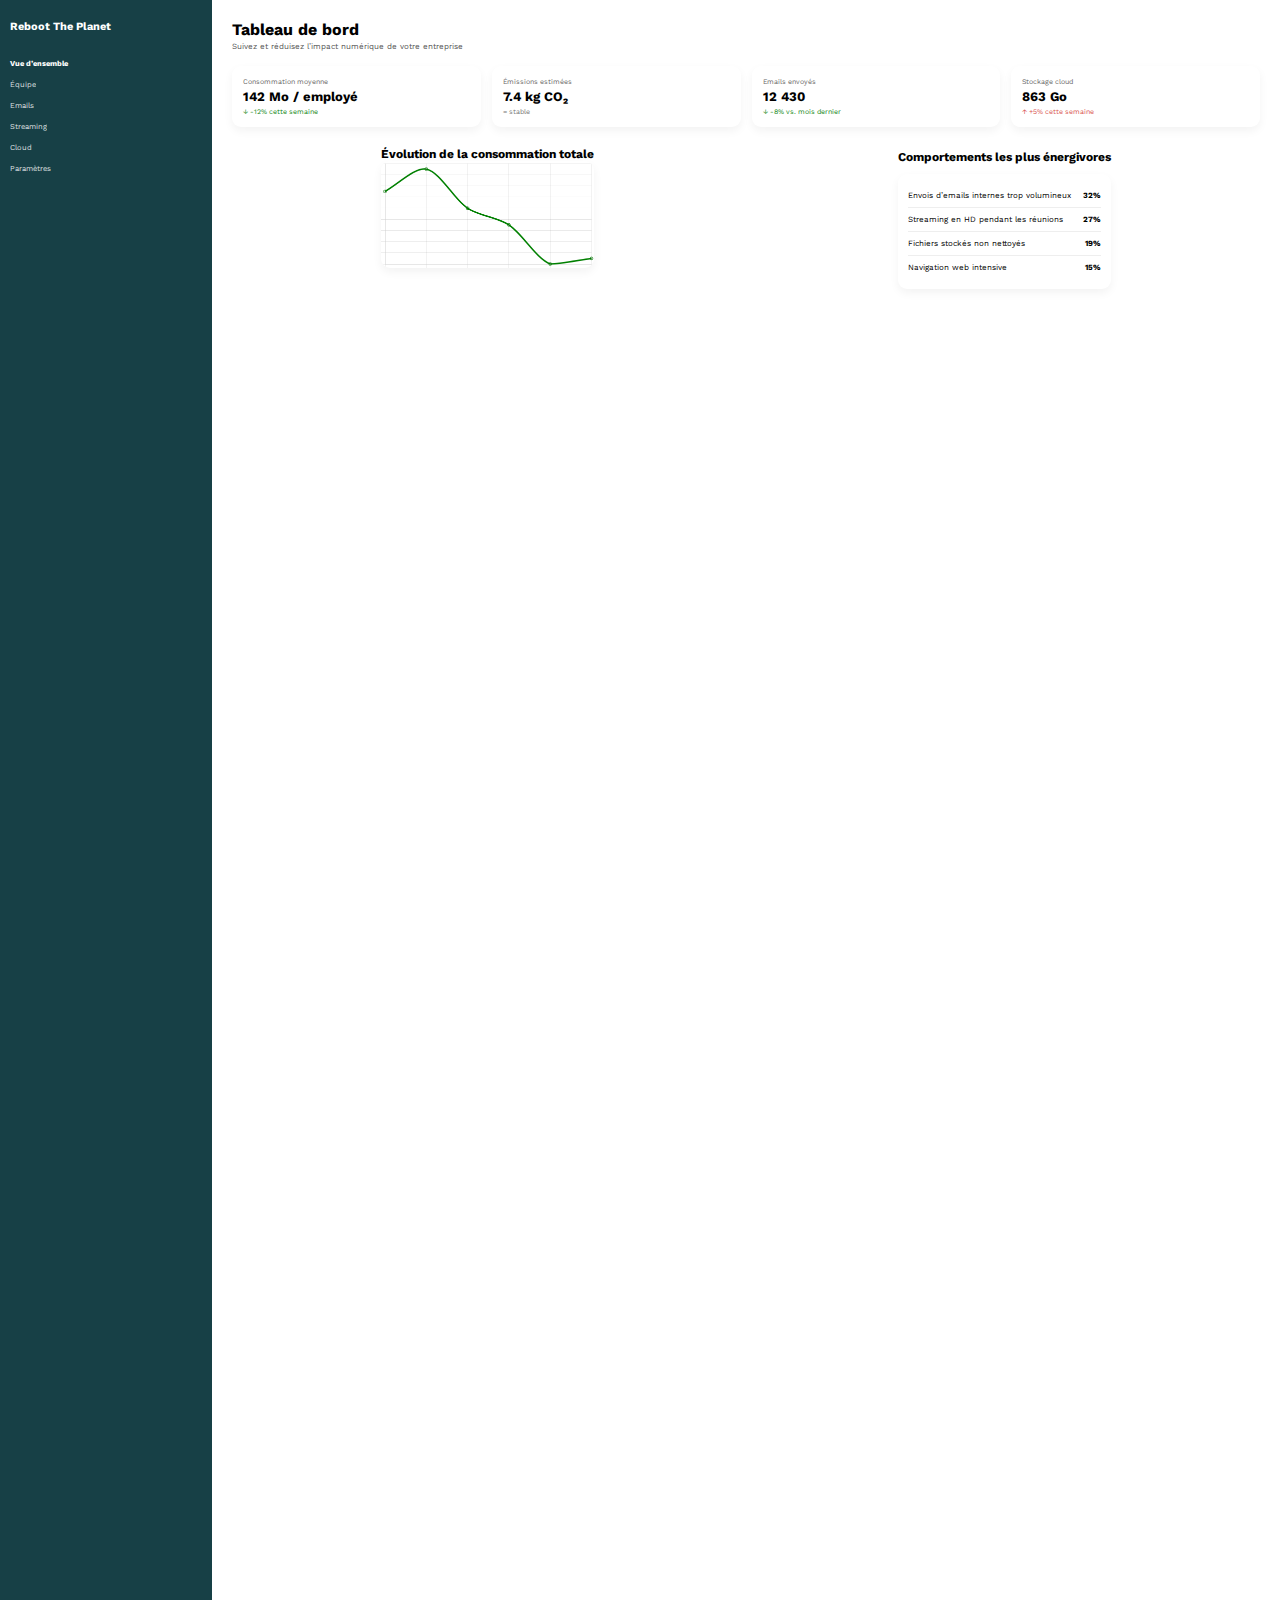
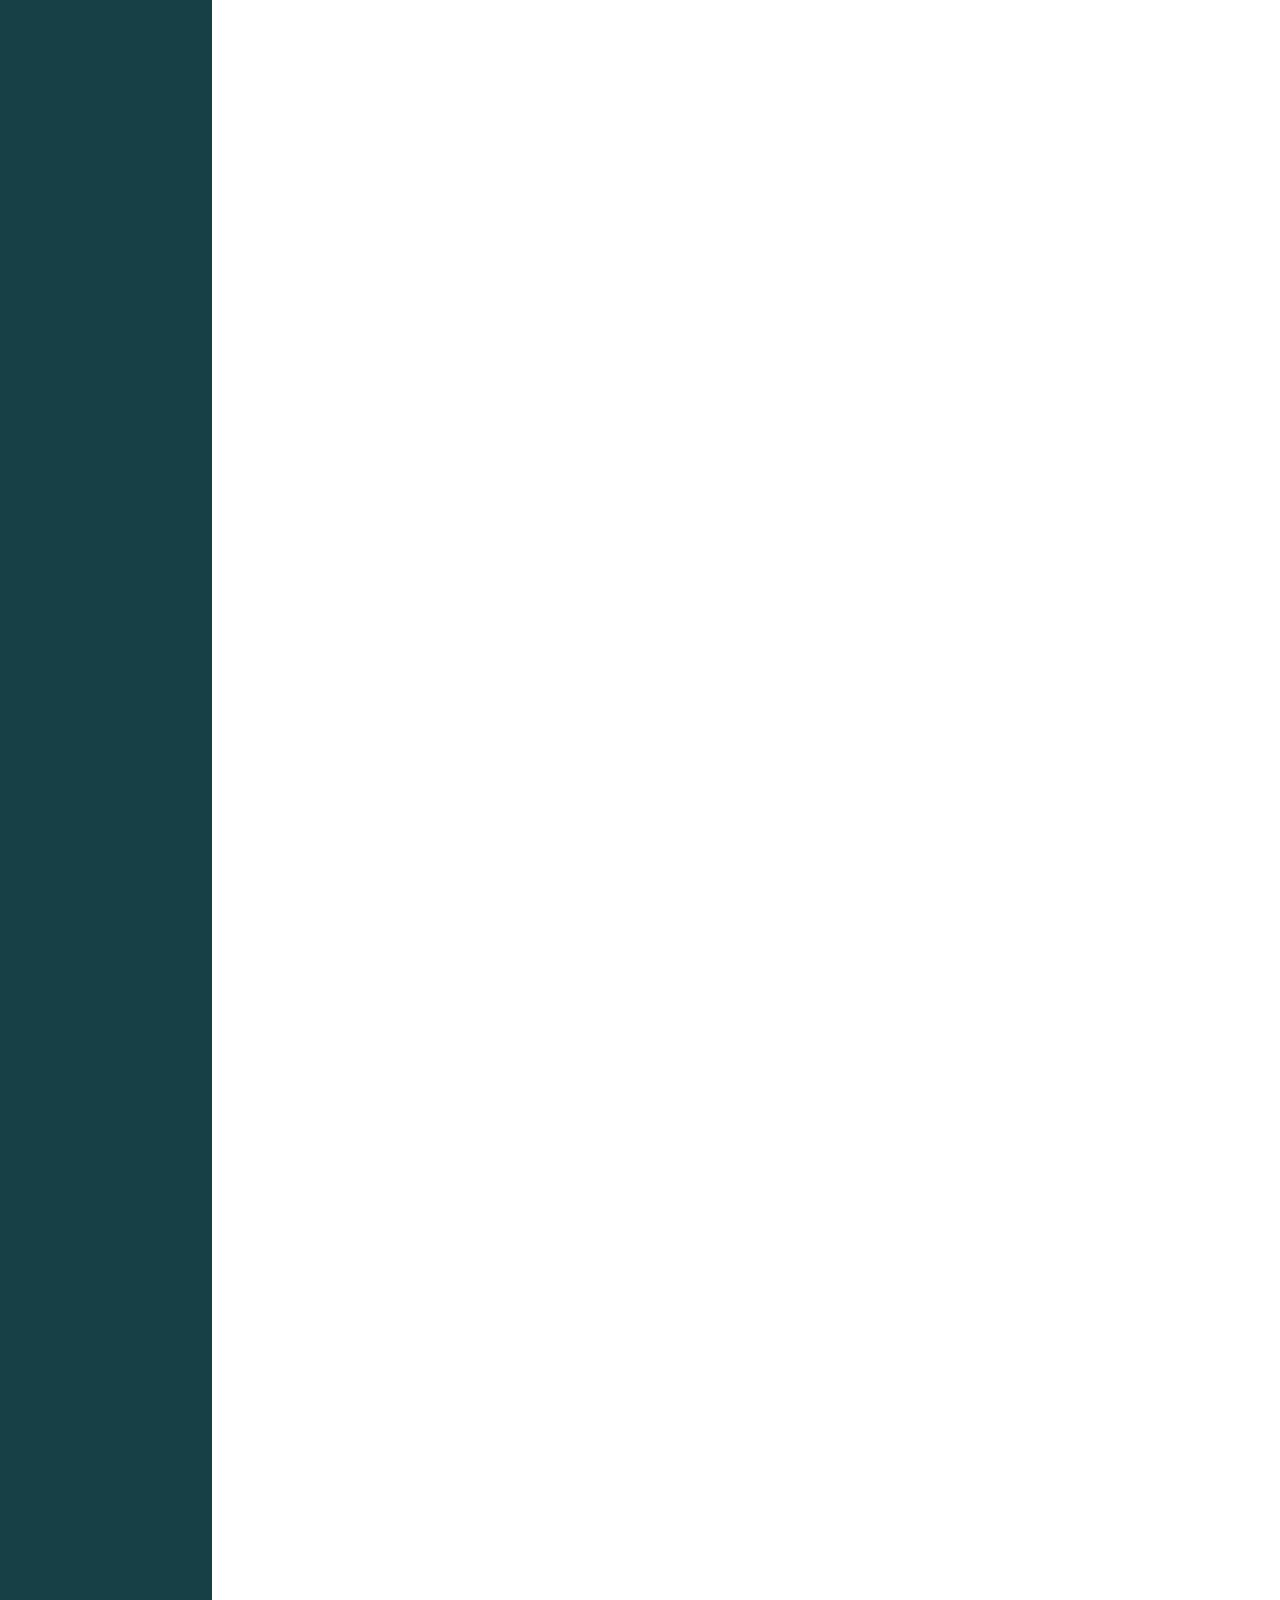
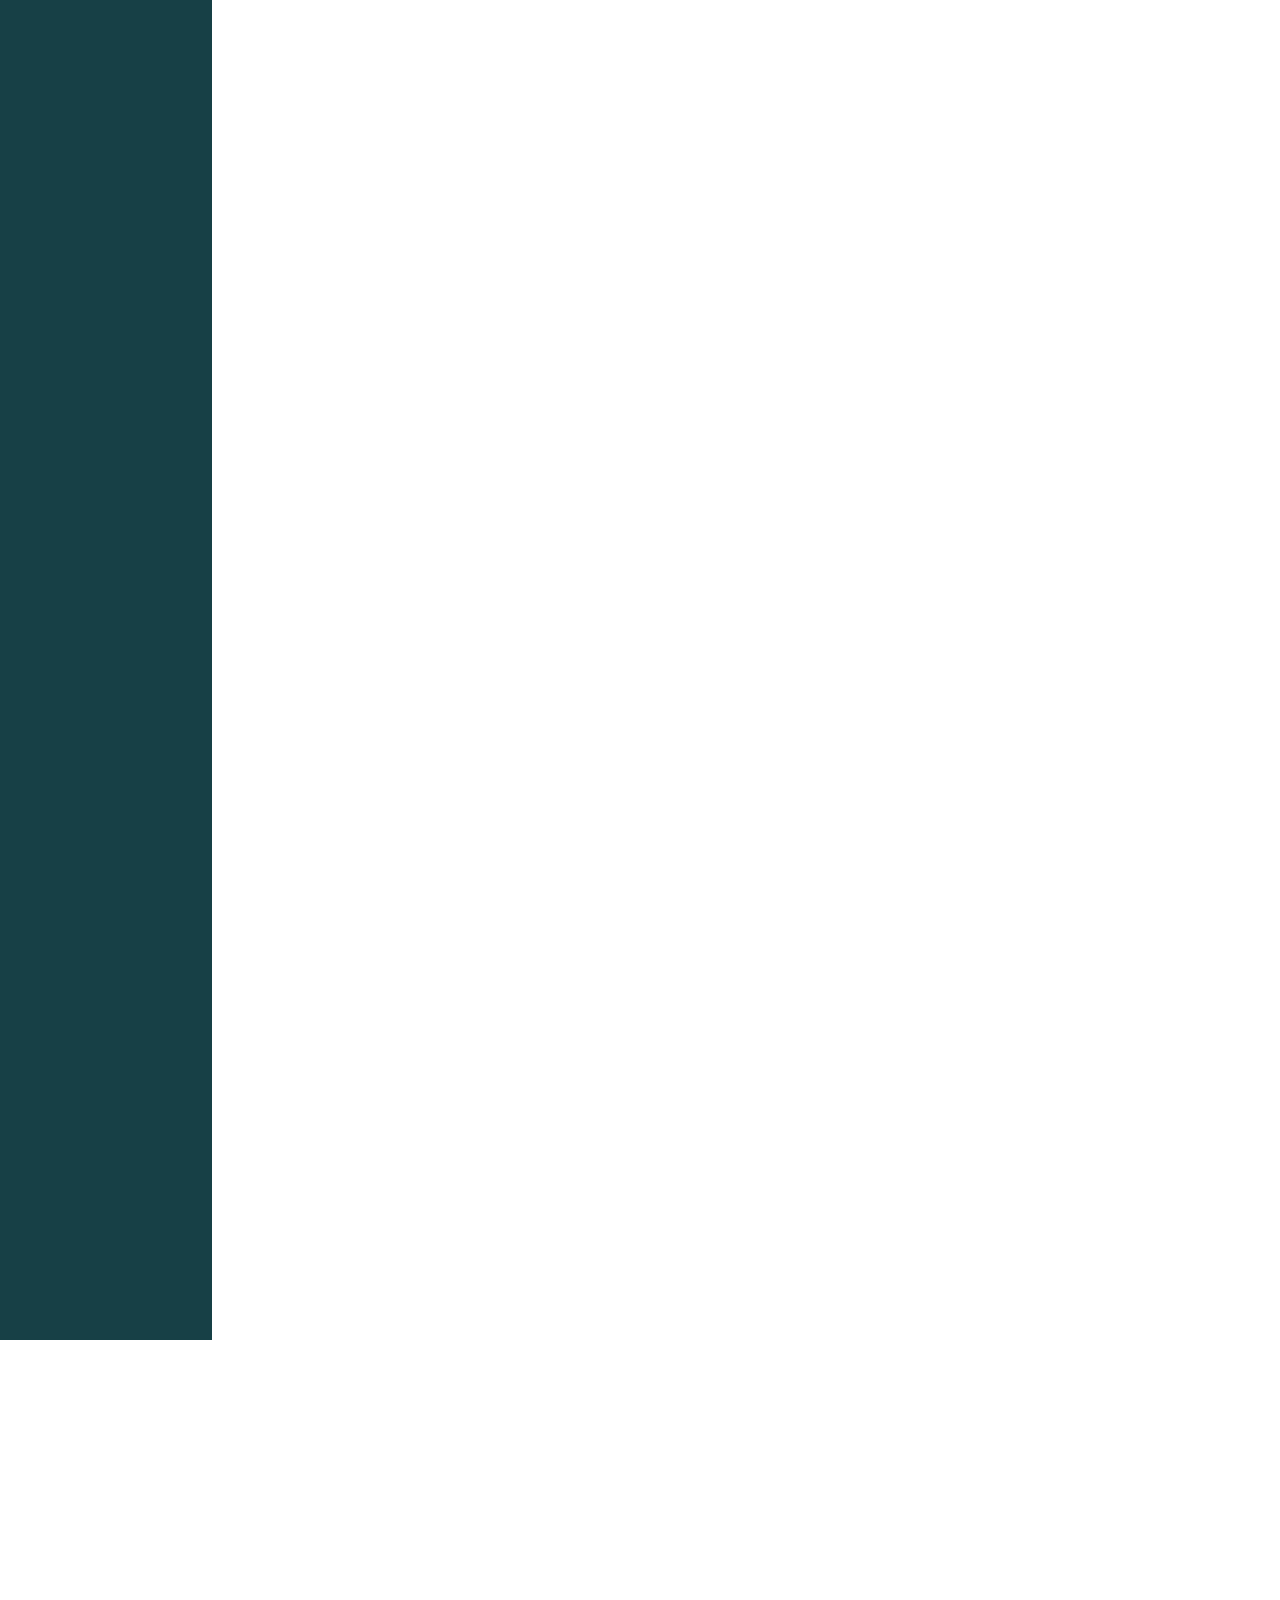
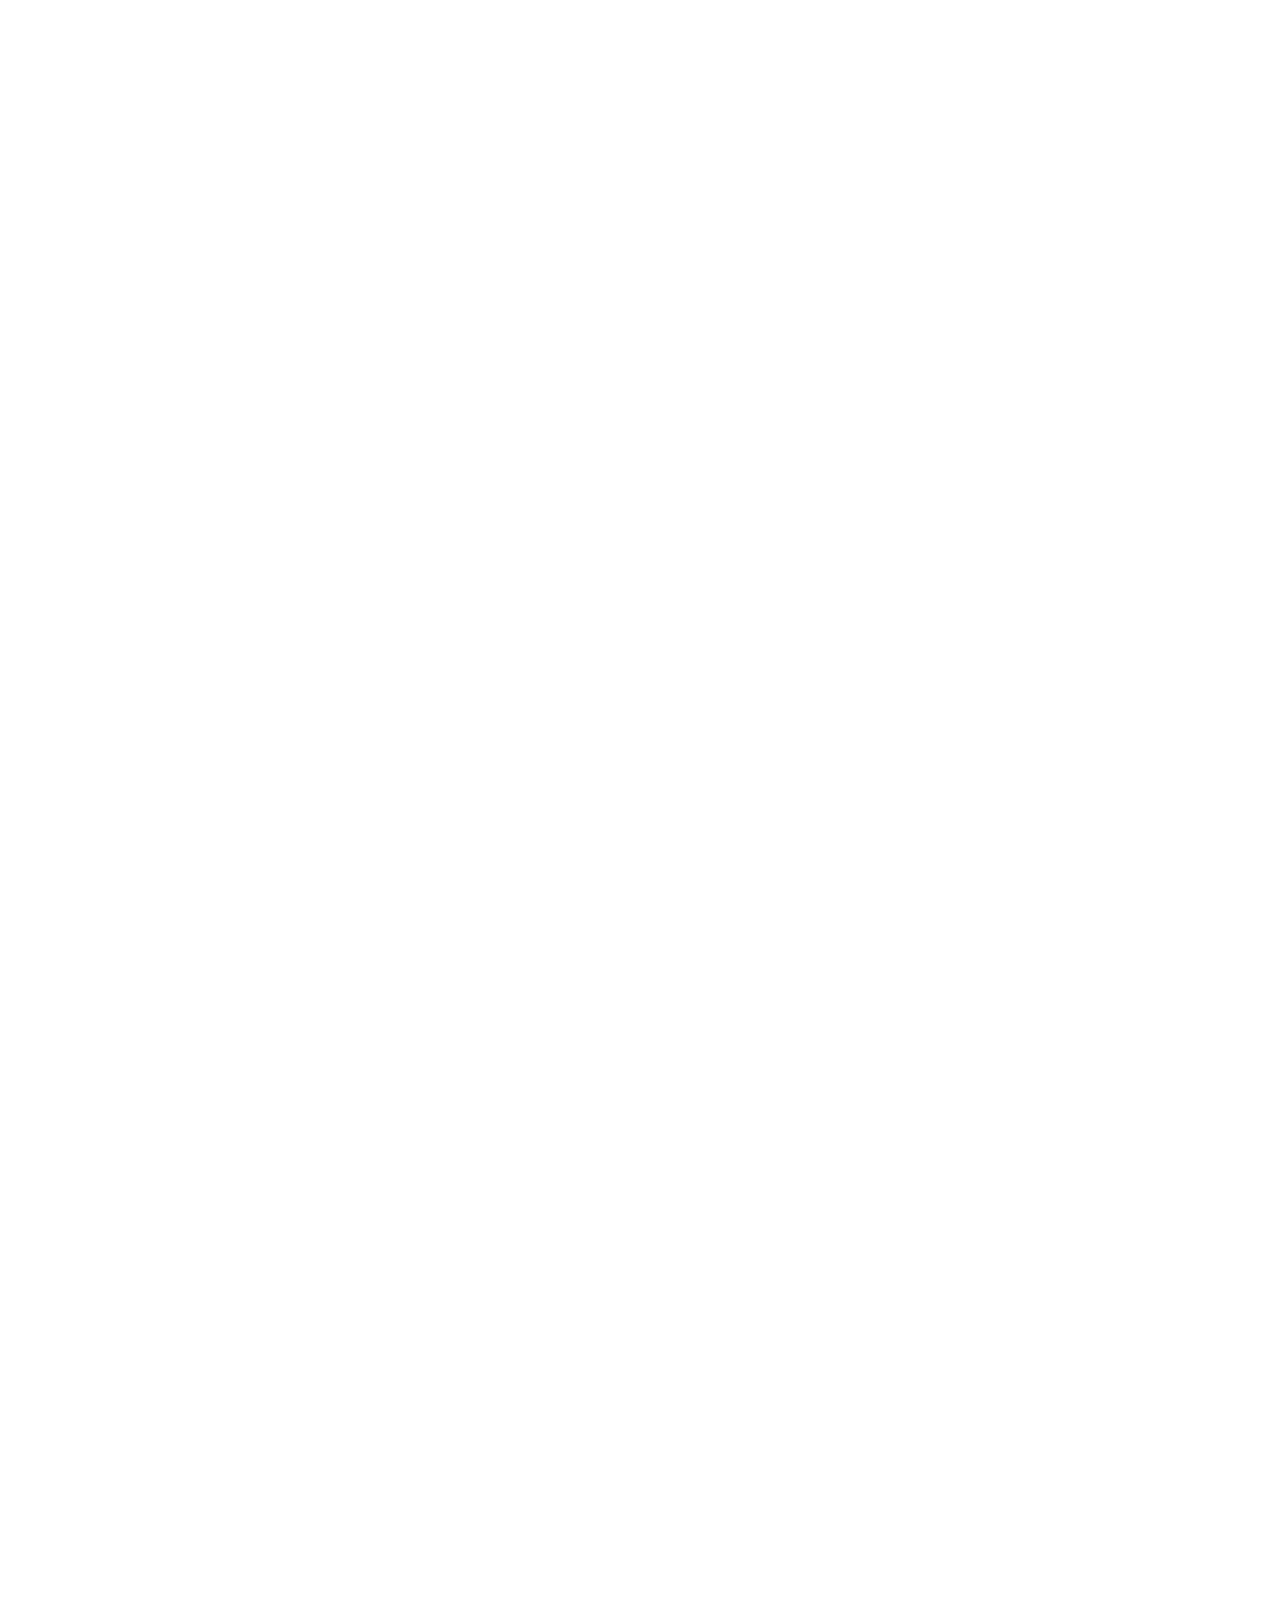
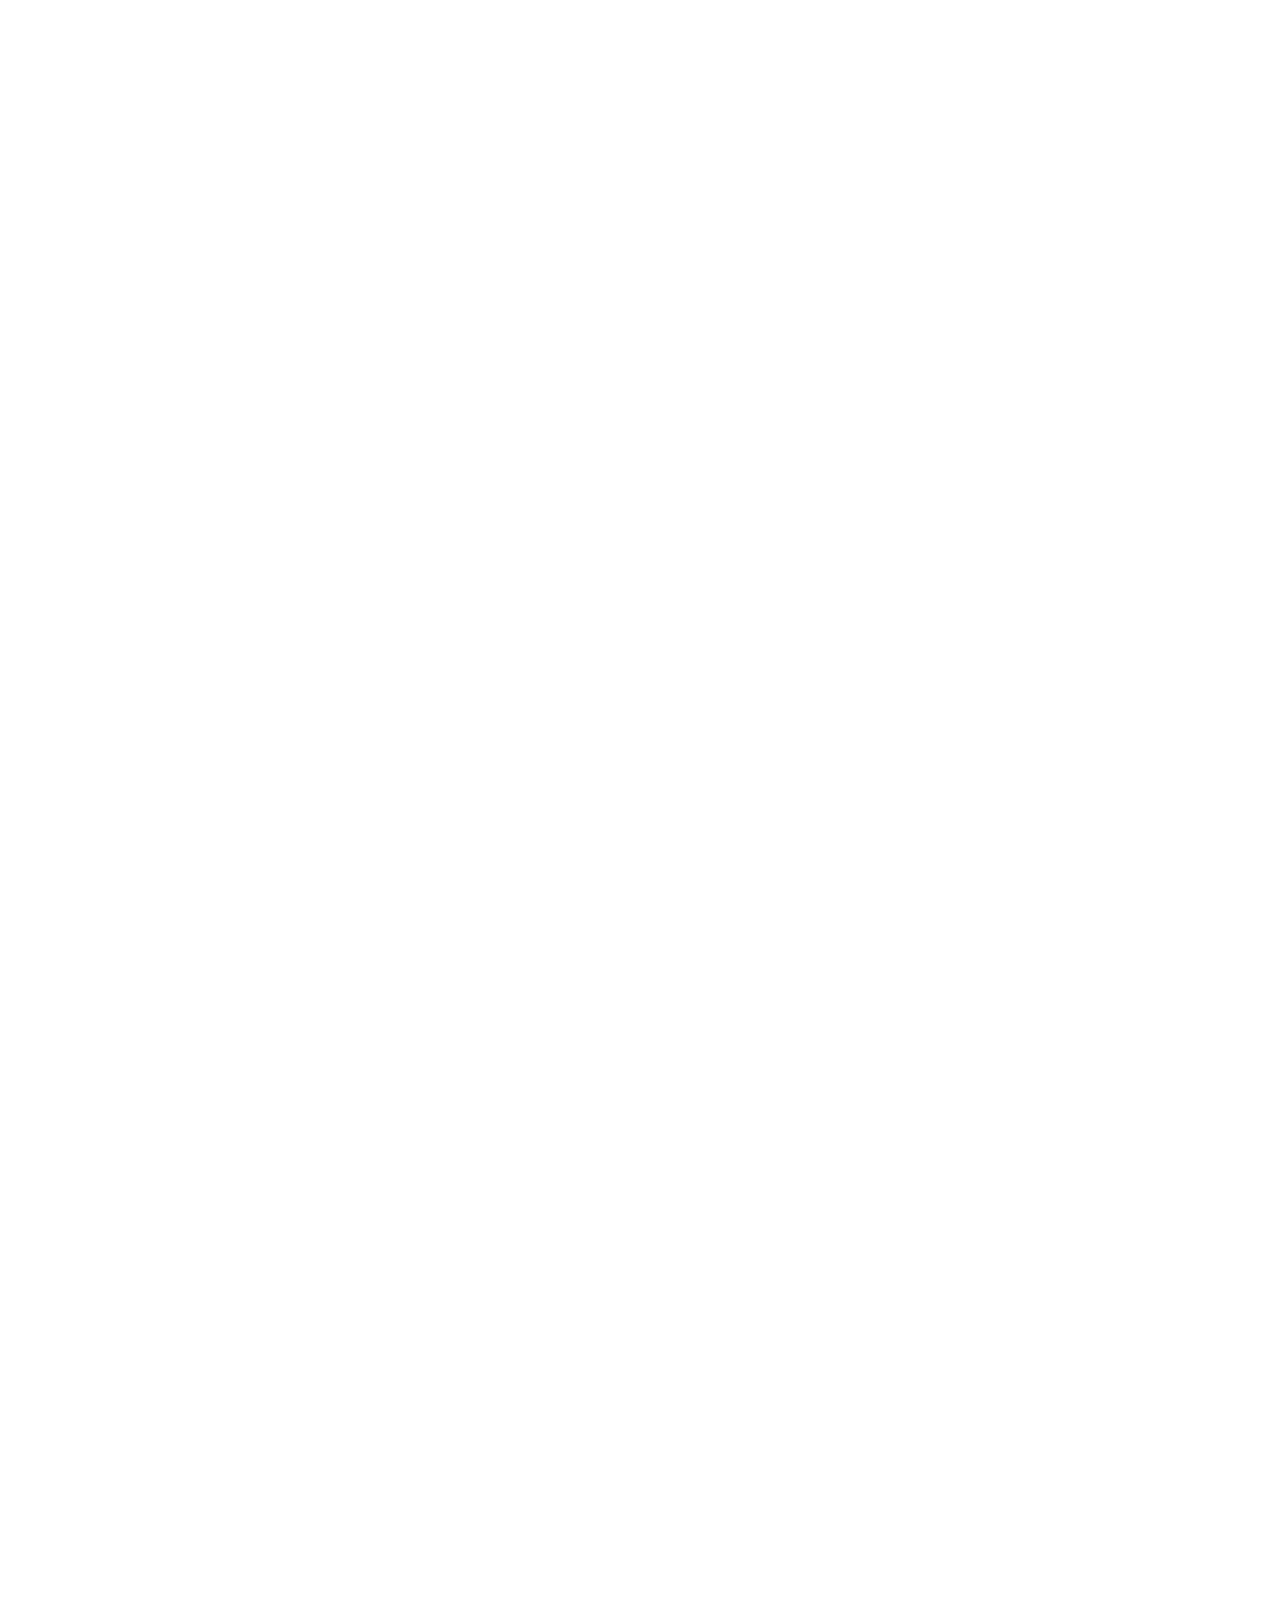
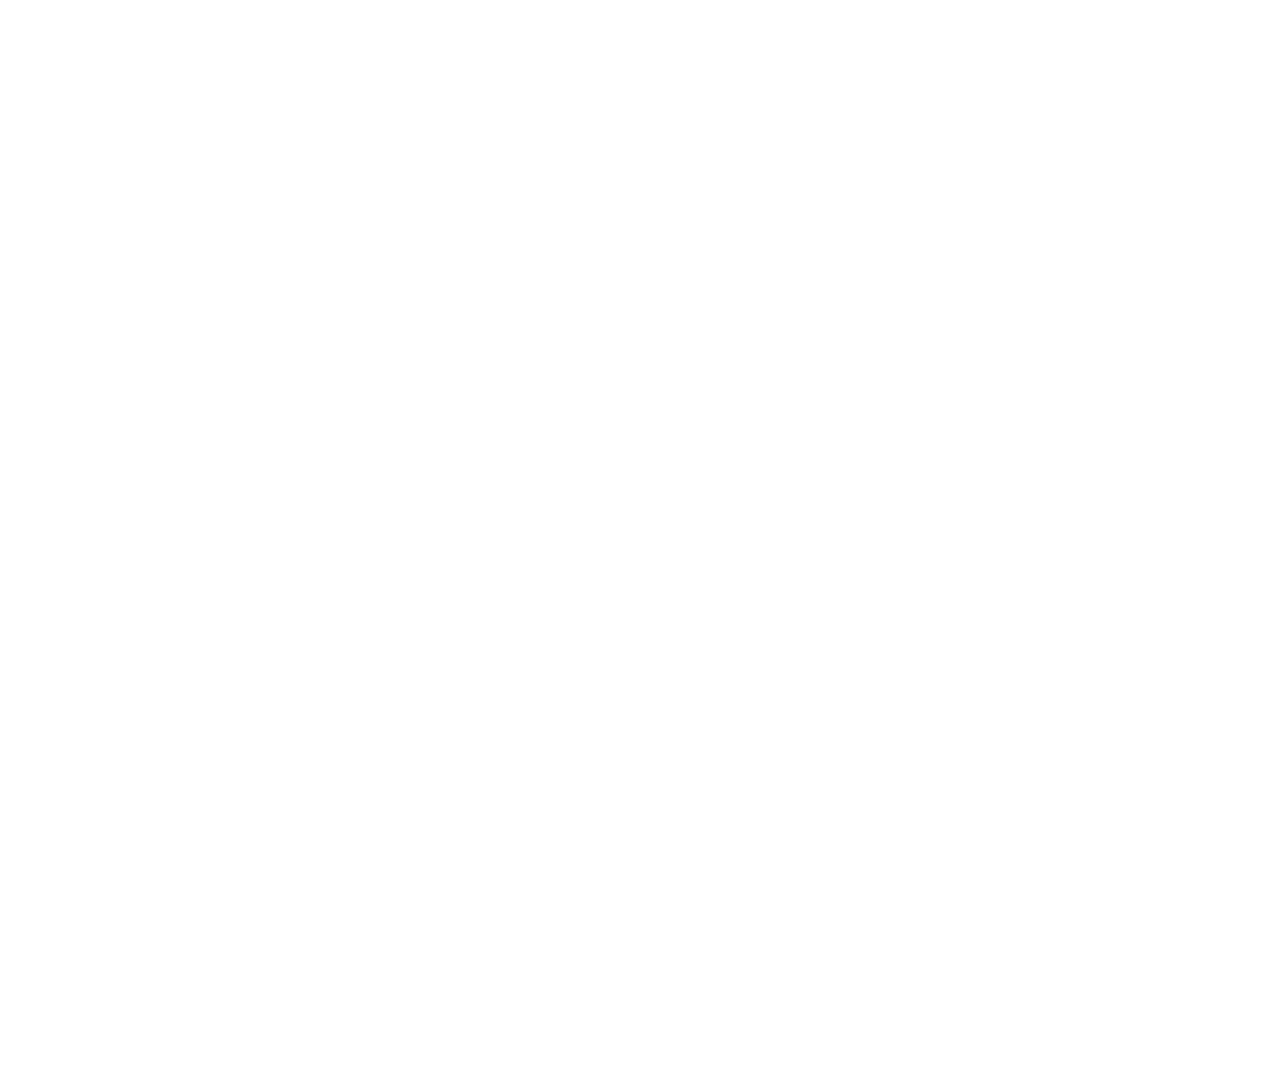
<file: dashboard.html>
<!DOCTYPE html>
<html lang="fr">
<head>
    <meta charset="UTF-8">
    <title>Dashboard</title>


    <style>
        :root {
            --s: 0.5;
        }

        body {

            overflow: hidden;
            zoom: var(--s);
        }

        .dashboard {
            display: flex;
        }

        /* Sidebar */
        .sidebar {
            width: 15%;
            height: 1000vh;
            background: #174046;
            color: white;
            padding: 40px 20px;
        }

        .sidebar .logo {
            font-size: 22px;
            font-weight: bold;
            margin-bottom: 40px;
        }

        .sidebar nav a {
            display: block;
            padding: 12px 0;
            color: white;
            text-decoration: none;
            opacity: 0.85;
            font-size: 15px;
        }

        .sidebar nav a.active {
            font-weight: bold;
            opacity: 1;
        }

        .sidebar nav a:hover {
            opacity: 1;
        }

        /* Content */
        .content {
            flex: 1;
            padding: 40px;
        }

        /* Header */
        .dash-header h1 {
            margin: 0;
            font-size: 32px;
        }

        .dash-header .subtitle {
            color: #555;
            margin-top: 6px;
        }

        /* Cards */
        .cards {
            display: grid;
            grid-template-columns: repeat(4, 1fr);
            gap: 22px;
            margin-top: 30px;
        }

        .card {
            background: white;
            padding: 22px;
            border-radius: 18px;
            box-shadow: 0 8px 20px rgba(0,0,0,0.05);
        }

        .card-title {
            font-size: 14px;
            color: #666;
            margin-bottom: 6px;
        }

        .card h2 {
            margin: 0;
            font-size: 26px;
        }

        .trend {
            margin-top: 6px;
            font-size: 14px;
        }

        .trend.positive { color: #0E8612; }
        .trend.negative { color: #d9534f; }
        .trend.neutral { color: #777; }

        /* Graph Block */
        .graph-block {
            margin-top: 40px;
        }

        .graph-title {
            font-size: 18px;
            margin-bottom: 16px;
        }

        .graph-placeholder {
            background: white;
            height: 260px;
            border-radius: 18px;
            box-shadow: 0 8px 20px rgba(0,0,0,0.05);
            display: flex;
            align-items: center;
            justify-content: center;
            font-size: 20px;
            color: #999;
        }

        /* Behaviors */
        .behaviors {
            margin-top: 45px;
            margin-left: 15px;
        }

        .behaviors h2 {
            margin-bottom: 20px;
        }

        .behavior-list {
            background: white;
            border-radius: 18px;
            padding: 20px;
            box-shadow: 0 8px 20px rgba(0,0,0,0.05);
        }

        .behavior {
            display: flex;
            justify-content: space-between;
            padding: 14px 0;
            border-bottom: 1px solid #eee;
        }

        .behavior:last-child {
            border-bottom: none;
        }

        .behavior span {
            font-weight: bold;
        }

        .graph-behavior {
            display: flex;
            flex-direction: row;
            justify-content: space-around;
        }

        @media (max-width: calc(938px*var(--s))) {
            .sidebar {
                display: none;
            }

            .graph-behavior {
                flex-direction: column;
            }

            .cards {
                grid-template-columns: repeat(1, 1fr);
            }
        }
    </style>
  <script type="module" crossorigin src="/assets/dashboard-BqYXanGm.js"></script>
  <link rel="modulepreload" crossorigin href="/assets/styles-DX1C9CZR.js">
  <link rel="stylesheet" crossorigin href="/assets/styles-BkppGE8m.css">
</head>
<body>

<div class="dashboard">

    <!-- Sidebar -->
    <aside class="sidebar">
        <h2 class="logo">Reboot The Planet</h2>
        <nav>
            <a class="active" href="#">Vue d’ensemble</a>
            <a href="#">Équipe</a>
            <a href="#">Emails</a>
            <a href="#">Streaming</a>
            <a href="#">Cloud</a>
            <a href="#">Paramètres</a>
        </nav>
    </aside>

    <main class="content">

        <!-- Header -->
        <div class="dash-header">
            <h1>Tableau de bord</h1>
            <p class="subtitle">Suivez et réduisez l’impact numérique de votre entreprise</p>
        </div>

        <!-- Cards -->
        <div class="cards">
            <div class="card">
                <p class="card-title">Consommation moyenne</p>
                <h2>142 Mo / employé</h2>
                <p class="trend positive">↓ -12% cette semaine</p>
            </div>

            <div class="card">
                <p class="card-title">Émissions estimées</p>
                <h2>7.4 kg CO₂</h2>
                <p class="trend neutral">= stable</p>
            </div>

            <div class="card">
                <p class="card-title">Emails envoyés</p>
                <h2>12 430</h2>
                <p class="trend positive">↓ -8% vs. mois dernier</p>
            </div>

            <div class="card">
                <p class="card-title">Stockage cloud</p>
                <h2>863 Go</h2>
                <p class="trend negative">↑ +5% cette semaine</p>
            </div>
        </div>

        <!-- Graphique placeholder -->

        <div class="graph-behavior">


            <div class="graph-block">
                <h2>Évolution de la consommation totale</h2>
                <canvas class="graph-placeholder">
                </canvas>
            </div>

            <!-- Section comportements -->
            <div class="behaviors">
                <h2>Comportements les plus énergivores</h2>
                <div class="behavior-list">
                    <div class="behavior">
                        <p>Envois d’emails internes trop volumineux</p>
                        <span>32%</span>
                    </div>
                    <div class="behavior">
                        <p>Streaming en HD pendant les réunions</p>
                        <span>27%</span>
                    </div>
                    <div class="behavior">
                        <p>Fichiers stockés non nettoyés</p>
                        <span>19%</span>
                    </div>
                    <div class="behavior">
                        <p>Navigation web intensive</p>
                        <span>15%</span>
                    </div>
                </div>
            </div>
        </div>
    </main>
</div>



</body>
</html>
</file>
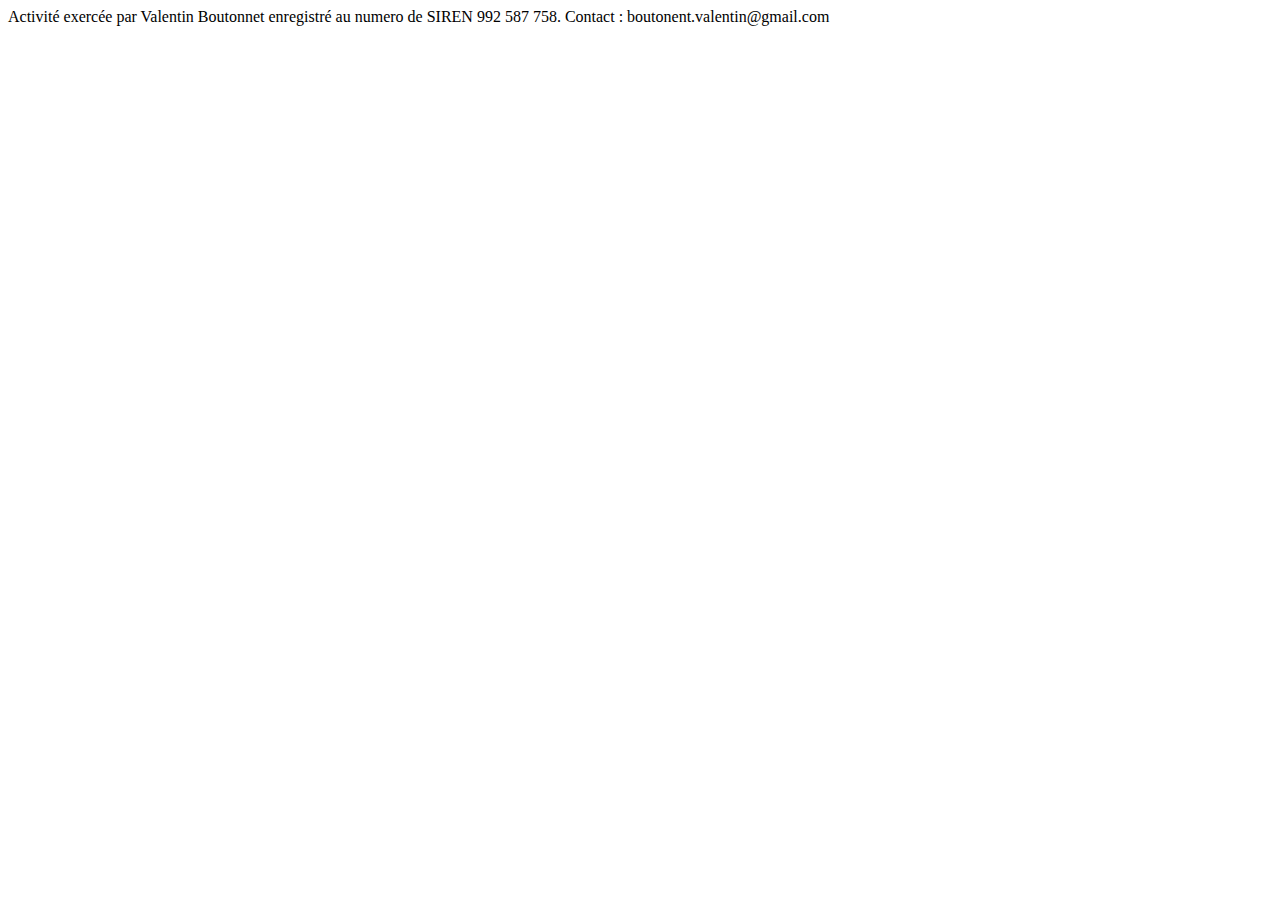
<file: legal.html>
<html lang="fr">
<head>
    <meta charset="UTF-8">
    <meta name="viewport" content="width=device-width, initial-scale=1">
    <title>Mentions légales</title>
</head>
<body>
Activité exercée par Valentin Boutonnet enregistré au numero de SIREN 992 587 758.
Contact : boutonent.valentin@gmail.com
</body>
</html>
</file>
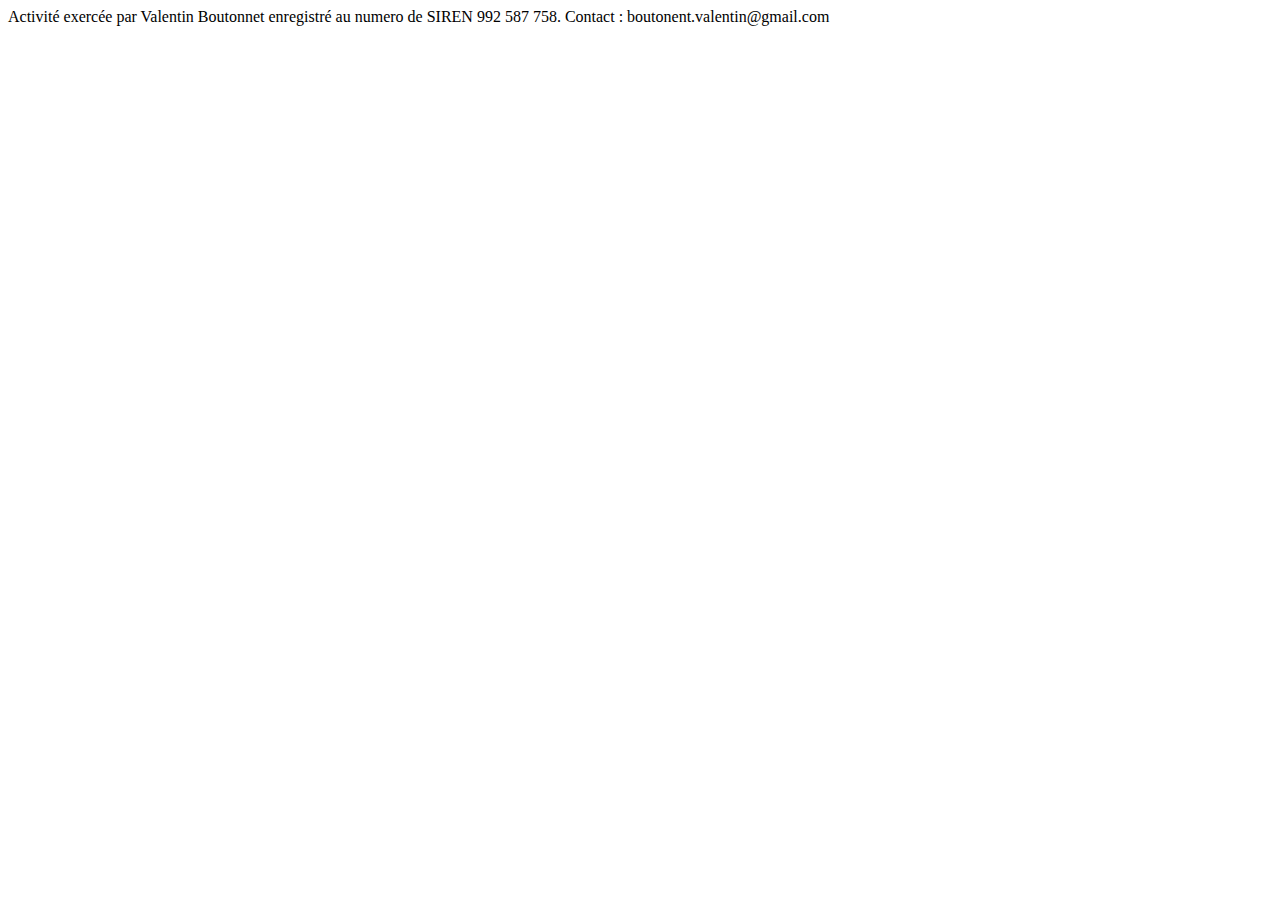
<file: public/legal.html>
<html lang="fr">
<head>
    <meta charset="UTF-8">
    <meta name="viewport" content="width=device-width, initial-scale=1">
    <title>Mentions légales</title>
</head>
<body>
Activité exercée par Valentin Boutonnet enregistré au numero de SIREN 992 587 758.
Contact : boutonent.valentin@gmail.com
</body>
</html>
</file>
<file: assets/styles-BkppGE8m.css>
@import"https://fonts.googleapis.com/css2?family=Lora:ital,wght@0,400..700;1,400..700&family=Work+Sans:ital,wght@0,100..900;1,100..900&display=swap";body{margin:0;padding:0}p,a,h1,h2,h3,span,li{font-family:Work Sans,serif;padding:0;margin:0}a{text-decoration:none}.header{display:flex;flex-direction:column;align-items:center;margin:10px 0}.header .title{margin-top:2rem;font-weight:500;max-width:72%;font-size:3rem;text-align:center}.header .subtitle{font-weight:400;max-width:70%;font-size:1.13rem;text-align:center;color:#777575}.header .cta{display:flex;flex-direction:row;justify-content:center;align-items:center;padding:4rem}.header .cta .design_partener{background-color:#05aa53;color:#fff;padding:1rem 2rem;border-radius:10px;font-weight:500;margin-right:1rem;position:relative;text-align:center;box-shadow:0 0 10px #00000080}.header .cta .design_partener:hover{background-color:#032b2b;transition:.3s ease-in-out}.header .cta .queue{background-color:#032b2b;color:#fff;padding:1rem 2rem;border-radius:10px;text-align:center;box-shadow:0 0 10px #00000080}.header .cta .queue:hover{background-color:#05aa53;transition:.3s ease-in-out}.header .illustration{display:flex;flex-direction:row;justify-content:center;align-items:center}.header .illustration img{width:25%;height:100%;border-radius:10px}.header .illustration img:nth-child(1){margin-right:-3vw;z-index:1}.header .illustration img:nth-child(3){margin-left:-3vw;z-index:1}.problem{padding:2rem;background-color:#174046;color:#fff;box-shadow:0 0 10px #000c;display:flex;flex-direction:column;align-items:center}.problem .title{font-size:2.2rem;font-weight:600;padding:2rem;max-width:80%;text-align:center}.problem .boxes{display:grid;grid-template-columns:repeat(2,1fr);grid-template-rows:repeat(2,1fr);grid-gap:20px;width:40%;z-index:1}.problem .boxes .box{background-color:#fff;border-radius:10px;padding:1rem;display:flex;align-items:center;justify-content:center;box-shadow:0 0 10px #00000080}.problem .boxes .box p{font-size:1rem;font-weight:400;color:#3e3c3c;text-align:center}.problem .content{display:flex;flex-direction:row;justify-content:center;align-items:center}.problem .content canvas{width:35%;height:100%;border-radius:18px;margin-left:-5vw}.problem .content .label{opacity:0}.solution{display:flex;flex-direction:column;align-items:center;margin-bottom:20px}.solution .title{font-size:2.2rem;font-weight:600;padding:2rem;max-width:80%;text-align:center;margin-bottom:2rem}.solution .wrapper{display:flex;width:90%;flex-direction:row;justify-content:space-around;align-items:center}.solution .list-solutions li{margin-bottom:1rem;color:#000;font-weight:400;font-size:1.2rem}.solution .example{display:flex;flex-direction:column;align-items:center;width:100%}.solution .example p{left:10%;top:12vh;width:80%;font-size:1.2rem;font-weight:500;border:1px solid #000;box-sizing:border-box;text-align:center;padding:1rem 0;border-top-left-radius:10px;border-top-right-radius:10px;box-shadow:0 -5px 5px #0000001a}.solution .example .iframe{width:80%;height:40vh;overflow:hidden;border:0;box-shadow:0 0 10px #00000080;border-bottom-right-radius:10px;border-bottom-left-radius:10px}.footer{background-color:#174046;color:#fff;padding:4rem;display:flex;flex-direction:row;justify-content:space-around;text-align:center;font-weight:600;font-size:1.2rem}.footer a{color:#fff;text-decoration:underline}.footer a:hover{color:#6cffb2;transition:.3s ease-in-out}
</file>
